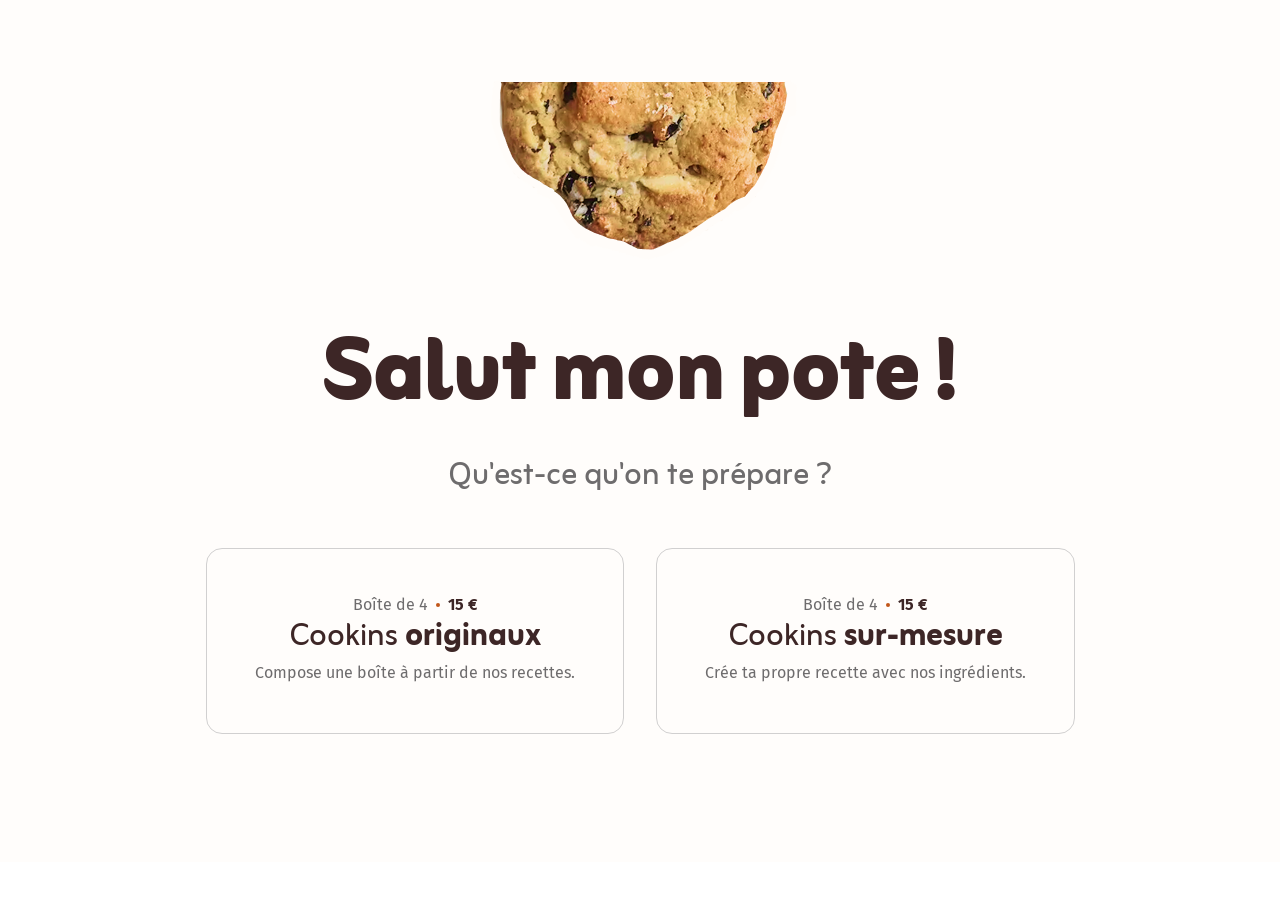
<file: index.html>
<!DOCTYPE html>
<html lang="fr">
<head>
    <meta charset="UTF-8">
    <meta name="viewport" content="width=device-width, initial-scale=1.0">
    <title>les cookins - Cookies sur-mesure en livraison à Lille</title>
    
    <!-- Lien vers les styles -->
    <link rel="stylesheet" href="styles/variables.css">
    <link rel="stylesheet" href="styles/reset.css">
    <link rel="stylesheet" href="styles/global.css">
    <link rel="stylesheet" href="styles/main_components/card.css">
    <link rel="stylesheet" href="styles/main_components/button.css">

    <!-- Lien vers les fontes-->
    <link rel="preconnect" href="https://fonts.googleapis.com">
    <link rel="preconnect" href="https://fonts.gstatic.com" crossorigin>
    <link href="https://fonts.googleapis.com/css2?family=Fira+Sans:ital,wght@0,100;0,200;0,300;0,400;0,500;0,600;0,700;0,800;0,900;1,100;1,200;1,300;1,400;1,500;1,600;1,700;1,800;1,900&family=Zain:ital,wght@0,200;0,300;0,400;0,700;0,800;0,900;1,300;1,400&display=swap" rel="stylesheet">
</head>

<body>

    <header class="header">

    </header>

    <div class="banner">

    </div>



    <main class="body">
        <section class="page-title">
            <div class="page-title__media">
                <img src="media/MediaPlaceholder.png">
            </div>
            <h1 class="page-title__title--hero">Salut mon pote !</h1>
            <p class="page-title__subtitle">Qu'est-ce qu'on te prépare ?</p>
        </section>



        <div class="page-content">

        <section class="cards-gallery">
  
            <a href="commande.html" class="card">    
                <div class="card__info">
                    <span class="card__type">Boîte de 4</span>
                    <span class="separator"></span>
                    <strong class="card__price">15 €</strong>
                </div>
                <h2 class="card__title">Cookins <strong class="font-extrabold"> originaux</strong></h2>
                <p class="card__description">Compose une boîte à partir de nos recettes.</p>
            </a>


    
            <a href="commande.html#custom" class="card">    
                <div class="card__info">
                    <span class="card__type">Boîte de 4</span>
                    <span class="separator"></span>
                    <strong class="card__price">15 €</strong>
                </div>
                <h2 class="card__title">Cookins <strong class="font-extrabold">sur-mesure</strong></h2>
                <p class="card__description">Crée ta propre recette avec nos ingrédients.</p>
            </a>

        </section>

    
        </div>

    </main>

    <footer class="footer">

    </footer>
    

</body>
</file>
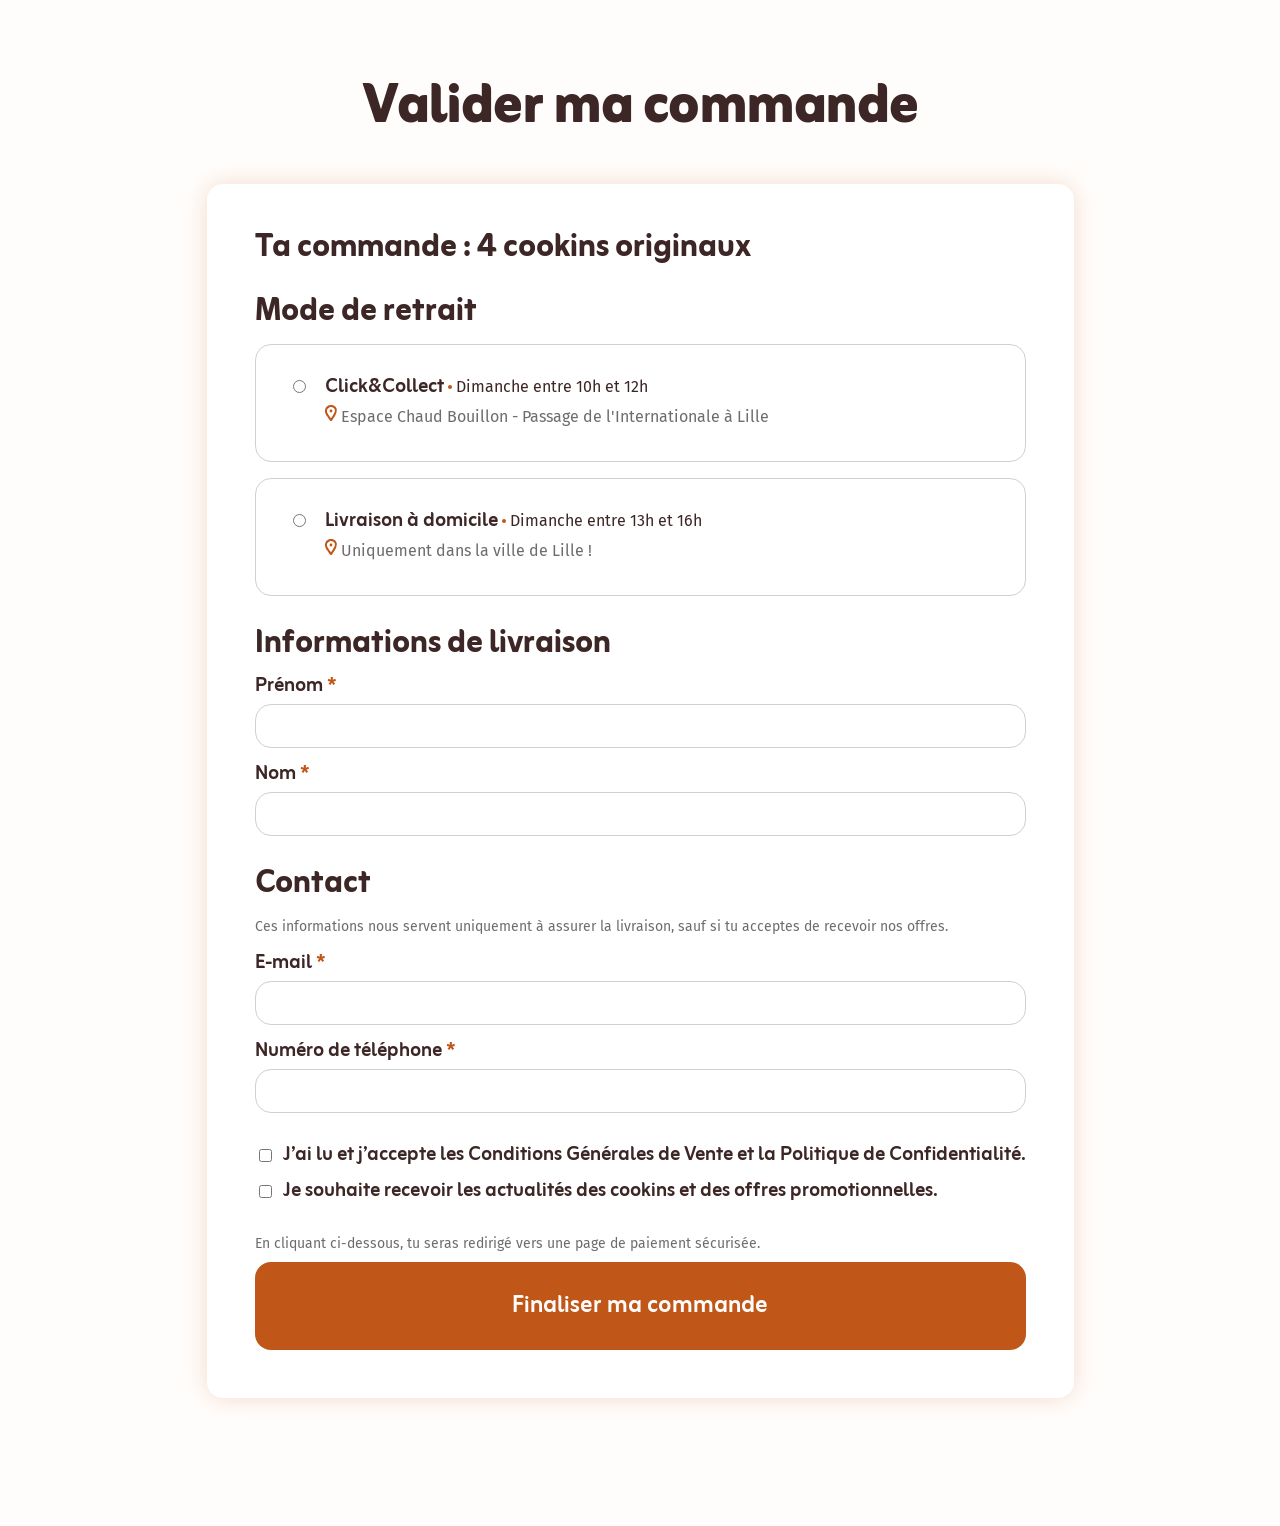
<file: checkout.html>
<!DOCTYPE html>
<html lang="fr">
<head>
 <meta charset="UTF-8">
    <meta name="viewport" content="width=device-width, initial-scale=1.0">
    <title>les cookins - Cookies sur-mesure en livraison à Lille</title>
    
    <!-- Lien vers les styles -->
    <link rel="stylesheet" href="styles/variables.css">
    <link rel="stylesheet" href="styles/reset.css">
    <link rel="stylesheet" href="styles/global.css">
    <link rel="stylesheet" href="styles/main_components/card.css">
    <link rel="stylesheet" href="styles/main_components/button.css">
    <link rel="stylesheet" href="styles/main_components/custom-step.css">
    <link rel="stylesheet" href="styles/checkout.css">

    <!-- Lien vers les fontes-->
    <link rel="preconnect" href="https://fonts.googleapis.com">
    <link rel="preconnect" href="https://fonts.gstatic.com" crossorigin>
    <link href="https://fonts.googleapis.com/css2?family=Fira+Sans:ital,wght@0,100;0,200;0,300;0,400;0,500;0,600;0,700;0,800;0,900;1,100;1,200;1,300;1,400;1,500;1,600;1,700;1,800;1,900&family=Zain:ital,wght@0,200;0,300;0,400;0,700;0,800;0,900;1,300;1,400&display=swap" rel="stylesheet">
</head>

<body>
    <header class="header">

    </header>

    <div class="banner">

    </div>


    <main class="body">


        <section class="page-title">
        
            <h1 class="page-title__title--xl">Valider ma commande </h1>
        
        </section>

        <div class="page-content">
            <form class="checkout-form">
                <div class="order-recap">
                    <h2 id="recap-title" class="title--md">Ta commande : 4 cookins originaux</h2>
                    <div id="recap-og" class="order-recap__wrapper">
                        <div class="order-recap__item">Anissa<span class="order-recap__value">× 1</span></div>
                        <span class="separator"></span>
                        <div class="order-recap__item">Hugo<span class="order-recap__value">× 1</span></div>
                        <span class="separator"></span>
                        <div class="order-recap__item">Sacha<span class="order-recap__value">× 1</span></div>
                        <span class="separator"></span>
                        <div class="order-recap__item">Shannen<span class="order-recap__value">× 1</span></div>
                        <span class="separator"></span>
                        <div class="order-recap__item">Valentin<span class="order-recap__value">× 1</span></div>
                    </div>
                    <div id="recap-custom" class="order-recap__wrapper">
                        <div class="order-recap__item">Base<span class="order-recap__value">Vanille</span></div>
                        <span class="separator"></span>
                        <div class="order-recap__item">Chocolat(s)<span class="order-recap__value">Noir + Au lait</span></div>
                        <span class="separator"></span>
                        <div class="order-recap__item">Noix<span class="order-recap__value">Sans noix</span></div>
                    </div>
                    <!--Lien vers les allergènes-->
                </div>
    

                    <fieldset class="delivery-mode">
                        <legend class="title--md">Mode de retrait</legend>
                        <!--Click&Collect-->
                        <div class="radio-button__wrapper">
                            <input type="radio" id="click-collect" name="delivery-mode" value="click-collect" aria-required="true">
                             <div class="radio-button__text">  
                                <label for="click-collect" class="radio-button__label">
                                    <span class="form__label">Click&Collect</span> <span class="separator"></span> Dimanche entre 10h et 12h
                                </label>
                                <div class="radio-button__description">
                                    <svg xmlns="http://www.w3.org/2000/svg" width="12" height="16" viewBox="0 0 12 16" fill="none">
                                        <path fill-rule="evenodd" clip-rule="evenodd" d="M5.82218 0.00131917C6.30466 -0.00379193 6.76972 0.00112368 7.24235 0.1062C8.86611 0.577332 10.4043 1.38726 11.2559 2.89189L11.4064 3.17157C11.6295 3.56766 11.8667 4.22431 11.7592 5.13806C11.3559 8.56672 11.1374 9.24742 8.29125 13.4662C8.13349 13.7147 7.97662 13.9635 7.82269 14.2144C7.72288 14.3778 7.62248 14.5409 7.52144 14.7035C7.47301 14.7813 7.42595 14.8569 7.37894 14.9324C7.22197 15.1932 7.06831 15.4458 6.86842 15.6761C6.41534 15.9589 6.09144 16.0454 5.55746 15.9786C5.10828 15.7341 4.84092 15.466 4.56115 15.0506C4.51605 14.9811 4.47227 14.9136 4.4285 14.8461C4.27984 14.6236 4.13143 14.4009 3.98445 14.1772C3.82951 13.9414 3.67334 13.7063 3.51677 13.4715C3.41322 13.3163 3.30969 13.161 3.20617 13.0057C2.83463 12.4464 2.45937 11.8909 2.06903 11.3444C0.699123 9.43825 -0.212795 7.49642 0.0430111 5.08995C0.260487 3.69895 0.98696 2.18945 2.11384 1.30755L2.33049 1.15471C3.34875 0.417033 4.24988 0.0324356 5.51285 0.00387964C5.61801 0.00301752 5.72011 0.00215594 5.82218 0.00131917ZM8.38451 2.72999C7.31756 2.08983 6.01205 1.91177 4.79474 2.12532C3.62884 2.59169 2.73742 3.32961 2.22325 4.49513C1.89751 5.44867 1.85491 6.57167 2.2394 7.51609L2.33039 7.7095C2.41657 7.90391 2.50679 8.09319 2.60574 8.28147L2.73376 8.51624C3.20298 9.39332 3.72242 10.209 4.30274 11.0164C4.61357 11.4482 4.91358 11.8839 5.20442 12.3294C5.43055 12.681 5.66214 12.9642 5.96074 13.2559C7.45537 11.179 8.95433 8.813 9.82349 6.39224C9.9996 5.64819 10.0041 4.88636 9.64623 4.20245L9.46503 3.88377C9.17278 3.362 8.8689 3.06993 8.38451 2.72999Z" fill="#C15619"/>
                                        <path d="M6.56597 4.58347C6.9225 4.80824 7.11489 5.00258 7.27187 5.39022C7.34018 5.91607 7.33154 6.36583 7.1143 6.85244C6.77408 7.20139 6.45276 7.39384 5.9554 7.41653C5.47531 7.3803 5.17967 7.25019 4.85164 6.90286C4.62393 6.50166 4.61068 6.1483 4.64995 5.69275C4.81788 5.17131 4.99577 4.88308 5.4567 4.58347C5.84528 4.45395 6.17512 4.48424 6.56597 4.58347Z" fill="#C15619"/>
                                    </svg>
                                    <span>Espace Chaud Bouillon - Passage de l'Internationale à Lille</span>
                                </div>
                            </div>
                        </div>
                        <!--Livraison à domicile-->
                        <div class="radio-button__wrapper">
                            <input type="radio" id="domicile" name="delivery-mode" value="domicile" aria-required="true">
                             <div class="radio-button__text">  
                                <label for="domicile" class="radio-button__label">
                                    <span class="form__label">Livraison à domicile</span> <span class="separator"></span> Dimanche entre 13h et 16h
                                </label>
                                <div class="radio-button__description">
                                    <svg xmlns="http://www.w3.org/2000/svg" width="12" height="16" viewBox="0 0 12 16" fill="none">
                                        <path fill-rule="evenodd" clip-rule="evenodd" d="M5.82218 0.00131917C6.30466 -0.00379193 6.76972 0.00112368 7.24235 0.1062C8.86611 0.577332 10.4043 1.38726 11.2559 2.89189L11.4064 3.17157C11.6295 3.56766 11.8667 4.22431 11.7592 5.13806C11.3559 8.56672 11.1374 9.24742 8.29125 13.4662C8.13349 13.7147 7.97662 13.9635 7.82269 14.2144C7.72288 14.3778 7.62248 14.5409 7.52144 14.7035C7.47301 14.7813 7.42595 14.8569 7.37894 14.9324C7.22197 15.1932 7.06831 15.4458 6.86842 15.6761C6.41534 15.9589 6.09144 16.0454 5.55746 15.9786C5.10828 15.7341 4.84092 15.466 4.56115 15.0506C4.51605 14.9811 4.47227 14.9136 4.4285 14.8461C4.27984 14.6236 4.13143 14.4009 3.98445 14.1772C3.82951 13.9414 3.67334 13.7063 3.51677 13.4715C3.41322 13.3163 3.30969 13.161 3.20617 13.0057C2.83463 12.4464 2.45937 11.8909 2.06903 11.3444C0.699123 9.43825 -0.212795 7.49642 0.0430111 5.08995C0.260487 3.69895 0.98696 2.18945 2.11384 1.30755L2.33049 1.15471C3.34875 0.417033 4.24988 0.0324356 5.51285 0.00387964C5.61801 0.00301752 5.72011 0.00215594 5.82218 0.00131917ZM8.38451 2.72999C7.31756 2.08983 6.01205 1.91177 4.79474 2.12532C3.62884 2.59169 2.73742 3.32961 2.22325 4.49513C1.89751 5.44867 1.85491 6.57167 2.2394 7.51609L2.33039 7.7095C2.41657 7.90391 2.50679 8.09319 2.60574 8.28147L2.73376 8.51624C3.20298 9.39332 3.72242 10.209 4.30274 11.0164C4.61357 11.4482 4.91358 11.8839 5.20442 12.3294C5.43055 12.681 5.66214 12.9642 5.96074 13.2559C7.45537 11.179 8.95433 8.813 9.82349 6.39224C9.9996 5.64819 10.0041 4.88636 9.64623 4.20245L9.46503 3.88377C9.17278 3.362 8.8689 3.06993 8.38451 2.72999Z" fill="#C15619"/>
                                        <path d="M6.56597 4.58347C6.9225 4.80824 7.11489 5.00258 7.27187 5.39022C7.34018 5.91607 7.33154 6.36583 7.1143 6.85244C6.77408 7.20139 6.45276 7.39384 5.9554 7.41653C5.47531 7.3803 5.17967 7.25019 4.85164 6.90286C4.62393 6.50166 4.61068 6.1483 4.64995 5.69275C4.81788 5.17131 4.99577 4.88308 5.4567 4.58347C5.84528 4.45395 6.17512 4.48424 6.56597 4.58347Z" fill="#C15619"/>
                                    </svg>
                                    <span>Uniquement dans la ville de Lille !</span>
                                </div>
                            </div>
                        </div>
                    </fieldset>


                    <div class="form-section">

                        <h2 class="title--md">Informations de livraison</h2>

                        <div class="form-section__inputs identite">

                        <div class="text-input">
                            <label for="prenom" class="form__label">
                                Prénom <span class="form__asterisk">*</span>
                            </label>
                            <div class="form__helper">
                                <div class="form__error-text">
                                <svg xmlns="http://www.w3.org/2000/svg" width="18" height="18" viewBox="0 0 18 18" fill="none">
                                    <path d="M14.2564 1.78804C14.6478 2.10984 15.0157 2.44833 15.3756 2.80563C15.4457 2.875 15.5158 2.94438 15.5881 3.01586C17.4209 4.9764 18.0629 7.65636 17.9952 10.2768C17.8835 12.4817 16.7593 14.632 15.1657 16.119C13.0888 17.8479 10.4796 18.1281 7.87695 17.9563C5.57118 17.6945 3.57862 16.8441 2.05712 15.0166C0.375185 12.7233 -0.25967 10.4339 0.0950236 7.58527C0.167943 7.25992 0.260563 6.96139 0.378321 6.64984C0.424632 6.52304 0.470943 6.39624 0.518658 6.26559C1.07936 4.84256 1.89283 3.66847 2.95248 2.5795C3.02793 2.50181 3.10339 2.42413 3.18113 2.34409C6.27714 -0.631029 10.8538 -0.726974 14.2564 1.78804ZM6.53392 2.80563C6.42788 2.85664 6.32184 2.90765 6.21258 2.96021C4.40593 3.91431 3.08262 5.63384 2.39288 7.55436C1.9582 9.58046 2.45958 11.4745 3.51208 13.2076C4.51459 14.6211 5.9441 15.2913 7.59357 15.6482C9.54212 15.9705 11.7218 15.7544 13.361 14.5644C14.5714 13.6225 15.3386 12.4273 15.6834 10.918C15.8007 9.13972 15.6863 7.44385 14.816 5.85838C14.7609 5.75519 14.7058 5.652 14.649 5.54569C13.6759 3.86191 12.1668 2.92171 10.3296 2.43198C9.04355 2.20119 7.71355 2.19043 6.53392 2.80563Z" fill="#BD3636"/>
                                    <path d="M9.28984 4.64361C9.91424 5.00066 9.91424 5.00066 10.0733 5.322C10.1746 6.24232 10.1995 7.17374 10.2132 8.09916C10.2168 8.22618 10.2168 8.22618 10.2204 8.35576C10.2237 8.89787 10.1427 9.26043 9.84944 9.73153C9.54302 9.98253 9.3442 10.0627 8.95408 10.1202C8.53728 10.0588 8.35771 9.91189 8.05872 9.61847C7.78631 9.06806 7.87101 8.25898 7.84652 7.64717C7.83882 7.45513 7.83034 7.26311 7.82106 7.07114C7.80854 6.79667 7.80015 6.52238 7.79291 6.24772C7.78865 6.1634 7.78438 6.07909 7.77999 5.99222C7.77302 5.53596 7.81442 5.34743 8.10332 4.98855C8.52674 4.65135 8.74948 4.59112 9.28984 4.64361Z" fill="#BD3636"/>
                                    <path d="M9.28794 11.0413C9.63095 11.2278 9.88199 11.3868 10.1134 11.7055C10.2115 12.0425 10.2319 12.2735 10.1833 12.6242C9.979 12.9549 9.75033 13.2386 9.39986 13.4156C8.74358 13.4921 8.74358 13.4921 8.41969 13.2973C7.98618 12.9376 7.84583 12.7561 7.79102 12.1931C7.79395 11.785 7.82637 11.7279 8.0988 11.3875C8.52394 11.0501 8.746 10.9886 9.28794 11.0413Z" fill="#BD3636"/>
                                </svg>
                                <span>Ce champ est obligatoire</span>
                                </div>
                            </div>
                            <div class="text-input__wrapper">
                                <input type="text" name="prenom" id="prenom" required aria-required="true" />
                            </div>
                        </div>

                        <div class="text-input">
                            <label for="nom" class="form__label">
                                Nom <span class="form__asterisk">*</span>
                            </label>
                            <div class="form__helper">
                                <div class="form__error-text">
                                <svg xmlns="http://www.w3.org/2000/svg" width="18" height="18" viewBox="0 0 18 18" fill="none">
                                    <path d="M14.2564 1.78804C14.6478 2.10984 15.0157 2.44833 15.3756 2.80563C15.4457 2.875 15.5158 2.94438 15.5881 3.01586C17.4209 4.9764 18.0629 7.65636 17.9952 10.2768C17.8835 12.4817 16.7593 14.632 15.1657 16.119C13.0888 17.8479 10.4796 18.1281 7.87695 17.9563C5.57118 17.6945 3.57862 16.8441 2.05712 15.0166C0.375185 12.7233 -0.25967 10.4339 0.0950236 7.58527C0.167943 7.25992 0.260563 6.96139 0.378321 6.64984C0.424632 6.52304 0.470943 6.39624 0.518658 6.26559C1.07936 4.84256 1.89283 3.66847 2.95248 2.5795C3.02793 2.50181 3.10339 2.42413 3.18113 2.34409C6.27714 -0.631029 10.8538 -0.726974 14.2564 1.78804ZM6.53392 2.80563C6.42788 2.85664 6.32184 2.90765 6.21258 2.96021C4.40593 3.91431 3.08262 5.63384 2.39288 7.55436C1.9582 9.58046 2.45958 11.4745 3.51208 13.2076C4.51459 14.6211 5.9441 15.2913 7.59357 15.6482C9.54212 15.9705 11.7218 15.7544 13.361 14.5644C14.5714 13.6225 15.3386 12.4273 15.6834 10.918C15.8007 9.13972 15.6863 7.44385 14.816 5.85838C14.7609 5.75519 14.7058 5.652 14.649 5.54569C13.6759 3.86191 12.1668 2.92171 10.3296 2.43198C9.04355 2.20119 7.71355 2.19043 6.53392 2.80563Z" fill="#BD3636"/>
                                    <path d="M9.28984 4.64361C9.91424 5.00066 9.91424 5.00066 10.0733 5.322C10.1746 6.24232 10.1995 7.17374 10.2132 8.09916C10.2168 8.22618 10.2168 8.22618 10.2204 8.35576C10.2237 8.89787 10.1427 9.26043 9.84944 9.73153C9.54302 9.98253 9.3442 10.0627 8.95408 10.1202C8.53728 10.0588 8.35771 9.91189 8.05872 9.61847C7.78631 9.06806 7.87101 8.25898 7.84652 7.64717C7.83882 7.45513 7.83034 7.26311 7.82106 7.07114C7.80854 6.79667 7.80015 6.52238 7.79291 6.24772C7.78865 6.1634 7.78438 6.07909 7.77999 5.99222C7.77302 5.53596 7.81442 5.34743 8.10332 4.98855C8.52674 4.65135 8.74948 4.59112 9.28984 4.64361Z" fill="#BD3636"/>
                                    <path d="M9.28794 11.0413C9.63095 11.2278 9.88199 11.3868 10.1134 11.7055C10.2115 12.0425 10.2319 12.2735 10.1833 12.6242C9.979 12.9549 9.75033 13.2386 9.39986 13.4156C8.74358 13.4921 8.74358 13.4921 8.41969 13.2973C7.98618 12.9376 7.84583 12.7561 7.79102 12.1931C7.79395 11.785 7.82637 11.7279 8.0988 11.3875C8.52394 11.0501 8.746 10.9886 9.28794 11.0413Z" fill="#BD3636"/>
                                </svg>
                                <span>Ce champ est obligatoire</span>
                                </div>
                            </div>
                            <div class="text-input__wrapper">
                                <input type="text" name="nom" id="nom" required aria-required="true" />
                            </div>
                        </div>
                        </div>


                        <div id="delivery-fields" class="delivery-fields">

                            <div class="text-input">
                                <label for="adresse" class="form__label">
                                    Adresse <span class="form__asterisk">*</span>
                                </label>
                                <div class="form__helper">
                                   <!-- <div class="form__helper-text">Attention, si ton adresse n'est pas à Lille, nous serons contraints d'annuler la commande :/</div>-->
                                    <div class="form__error-text">
                                    <svg xmlns="http://www.w3.org/2000/svg" width="18" height="18" viewBox="0 0 18 18" fill="none">
                                        <path d="M14.2564 1.78804C14.6478 2.10984 15.0157 2.44833 15.3756 2.80563C15.4457 2.875 15.5158 2.94438 15.5881 3.01586C17.4209 4.9764 18.0629 7.65636 17.9952 10.2768C17.8835 12.4817 16.7593 14.632 15.1657 16.119C13.0888 17.8479 10.4796 18.1281 7.87695 17.9563C5.57118 17.6945 3.57862 16.8441 2.05712 15.0166C0.375185 12.7233 -0.25967 10.4339 0.0950236 7.58527C0.167943 7.25992 0.260563 6.96139 0.378321 6.64984C0.424632 6.52304 0.470943 6.39624 0.518658 6.26559C1.07936 4.84256 1.89283 3.66847 2.95248 2.5795C3.02793 2.50181 3.10339 2.42413 3.18113 2.34409C6.27714 -0.631029 10.8538 -0.726974 14.2564 1.78804ZM6.53392 2.80563C6.42788 2.85664 6.32184 2.90765 6.21258 2.96021C4.40593 3.91431 3.08262 5.63384 2.39288 7.55436C1.9582 9.58046 2.45958 11.4745 3.51208 13.2076C4.51459 14.6211 5.9441 15.2913 7.59357 15.6482C9.54212 15.9705 11.7218 15.7544 13.361 14.5644C14.5714 13.6225 15.3386 12.4273 15.6834 10.918C15.8007 9.13972 15.6863 7.44385 14.816 5.85838C14.7609 5.75519 14.7058 5.652 14.649 5.54569C13.6759 3.86191 12.1668 2.92171 10.3296 2.43198C9.04355 2.20119 7.71355 2.19043 6.53392 2.80563Z" fill="#BD3636"/>
                                        <path d="M9.28984 4.64361C9.91424 5.00066 9.91424 5.00066 10.0733 5.322C10.1746 6.24232 10.1995 7.17374 10.2132 8.09916C10.2168 8.22618 10.2168 8.22618 10.2204 8.35576C10.2237 8.89787 10.1427 9.26043 9.84944 9.73153C9.54302 9.98253 9.3442 10.0627 8.95408 10.1202C8.53728 10.0588 8.35771 9.91189 8.05872 9.61847C7.78631 9.06806 7.87101 8.25898 7.84652 7.64717C7.83882 7.45513 7.83034 7.26311 7.82106 7.07114C7.80854 6.79667 7.80015 6.52238 7.79291 6.24772C7.78865 6.1634 7.78438 6.07909 7.77999 5.99222C7.77302 5.53596 7.81442 5.34743 8.10332 4.98855C8.52674 4.65135 8.74948 4.59112 9.28984 4.64361Z" fill="#BD3636"/>
                                        <path d="M9.28794 11.0413C9.63095 11.2278 9.88199 11.3868 10.1134 11.7055C10.2115 12.0425 10.2319 12.2735 10.1833 12.6242C9.979 12.9549 9.75033 13.2386 9.39986 13.4156C8.74358 13.4921 8.74358 13.4921 8.41969 13.2973C7.98618 12.9376 7.84583 12.7561 7.79102 12.1931C7.79395 11.785 7.82637 11.7279 8.0988 11.3875C8.52394 11.0501 8.746 10.9886 9.28794 11.0413Z" fill="#BD3636"/>
                                    </svg>
                                    <span>Ce champ est obligatoire</span>
                                    </div>
                                </div>
                                <div class="text-input__wrapper">
                                    <input type="text" name="adresse" id="adresse" required aria-required="true" />
                                </div>
                            </div>

                            <div class="text-input">
                                <label for="complement-adresse" class="form__label">
                                Complément d'adresse 
                                </label>
                                <div class="form__helper">
                                   <!-- <div class="form__helper-text">Attention, si ton adresse n'est pas à Lille, nous serons contraints d'annuler la commande :/</div>-->
                                    <div class="form__error-text">
                                    <svg xmlns="http://www.w3.org/2000/svg" width="18" height="18" viewBox="0 0 18 18" fill="none">
                                        <path d="M14.2564 1.78804C14.6478 2.10984 15.0157 2.44833 15.3756 2.80563C15.4457 2.875 15.5158 2.94438 15.5881 3.01586C17.4209 4.9764 18.0629 7.65636 17.9952 10.2768C17.8835 12.4817 16.7593 14.632 15.1657 16.119C13.0888 17.8479 10.4796 18.1281 7.87695 17.9563C5.57118 17.6945 3.57862 16.8441 2.05712 15.0166C0.375185 12.7233 -0.25967 10.4339 0.0950236 7.58527C0.167943 7.25992 0.260563 6.96139 0.378321 6.64984C0.424632 6.52304 0.470943 6.39624 0.518658 6.26559C1.07936 4.84256 1.89283 3.66847 2.95248 2.5795C3.02793 2.50181 3.10339 2.42413 3.18113 2.34409C6.27714 -0.631029 10.8538 -0.726974 14.2564 1.78804ZM6.53392 2.80563C6.42788 2.85664 6.32184 2.90765 6.21258 2.96021C4.40593 3.91431 3.08262 5.63384 2.39288 7.55436C1.9582 9.58046 2.45958 11.4745 3.51208 13.2076C4.51459 14.6211 5.9441 15.2913 7.59357 15.6482C9.54212 15.9705 11.7218 15.7544 13.361 14.5644C14.5714 13.6225 15.3386 12.4273 15.6834 10.918C15.8007 9.13972 15.6863 7.44385 14.816 5.85838C14.7609 5.75519 14.7058 5.652 14.649 5.54569C13.6759 3.86191 12.1668 2.92171 10.3296 2.43198C9.04355 2.20119 7.71355 2.19043 6.53392 2.80563Z" fill="#BD3636"/>
                                        <path d="M9.28984 4.64361C9.91424 5.00066 9.91424 5.00066 10.0733 5.322C10.1746 6.24232 10.1995 7.17374 10.2132 8.09916C10.2168 8.22618 10.2168 8.22618 10.2204 8.35576C10.2237 8.89787 10.1427 9.26043 9.84944 9.73153C9.54302 9.98253 9.3442 10.0627 8.95408 10.1202C8.53728 10.0588 8.35771 9.91189 8.05872 9.61847C7.78631 9.06806 7.87101 8.25898 7.84652 7.64717C7.83882 7.45513 7.83034 7.26311 7.82106 7.07114C7.80854 6.79667 7.80015 6.52238 7.79291 6.24772C7.78865 6.1634 7.78438 6.07909 7.77999 5.99222C7.77302 5.53596 7.81442 5.34743 8.10332 4.98855C8.52674 4.65135 8.74948 4.59112 9.28984 4.64361Z" fill="#BD3636"/>
                                        <path d="M9.28794 11.0413C9.63095 11.2278 9.88199 11.3868 10.1134 11.7055C10.2115 12.0425 10.2319 12.2735 10.1833 12.6242C9.979 12.9549 9.75033 13.2386 9.39986 13.4156C8.74358 13.4921 8.74358 13.4921 8.41969 13.2973C7.98618 12.9376 7.84583 12.7561 7.79102 12.1931C7.79395 11.785 7.82637 11.7279 8.0988 11.3875C8.52394 11.0501 8.746 10.9886 9.28794 11.0413Z" fill="#BD3636"/>
                                    </svg>
                                    <span>Ce champ est obligatoire</span>
                                    </div>
                                </div>
                                <div class="text-input__wrapper">
                                    <input type="text" name="complement-adresse" id="complement-adresse" />
                                </div>
                            </div>

                            <div class="text-input">
                                <label for="code-postal" class="form__label">
                                    Code postal <span class="form__asterisk">*</span>
                                </label>
                                <div class="form__helper">
                                   <!-- <div class="form__helper-text">Attention, si ton adresse n'est pas à Lille, nous serons contraints d'annuler la commande :/</div>-->
                                    <div class="form__error-text">
                                    <svg xmlns="http://www.w3.org/2000/svg" width="18" height="18" viewBox="0 0 18 18" fill="none">
                                        <path d="M14.2564 1.78804C14.6478 2.10984 15.0157 2.44833 15.3756 2.80563C15.4457 2.875 15.5158 2.94438 15.5881 3.01586C17.4209 4.9764 18.0629 7.65636 17.9952 10.2768C17.8835 12.4817 16.7593 14.632 15.1657 16.119C13.0888 17.8479 10.4796 18.1281 7.87695 17.9563C5.57118 17.6945 3.57862 16.8441 2.05712 15.0166C0.375185 12.7233 -0.25967 10.4339 0.0950236 7.58527C0.167943 7.25992 0.260563 6.96139 0.378321 6.64984C0.424632 6.52304 0.470943 6.39624 0.518658 6.26559C1.07936 4.84256 1.89283 3.66847 2.95248 2.5795C3.02793 2.50181 3.10339 2.42413 3.18113 2.34409C6.27714 -0.631029 10.8538 -0.726974 14.2564 1.78804ZM6.53392 2.80563C6.42788 2.85664 6.32184 2.90765 6.21258 2.96021C4.40593 3.91431 3.08262 5.63384 2.39288 7.55436C1.9582 9.58046 2.45958 11.4745 3.51208 13.2076C4.51459 14.6211 5.9441 15.2913 7.59357 15.6482C9.54212 15.9705 11.7218 15.7544 13.361 14.5644C14.5714 13.6225 15.3386 12.4273 15.6834 10.918C15.8007 9.13972 15.6863 7.44385 14.816 5.85838C14.7609 5.75519 14.7058 5.652 14.649 5.54569C13.6759 3.86191 12.1668 2.92171 10.3296 2.43198C9.04355 2.20119 7.71355 2.19043 6.53392 2.80563Z" fill="#BD3636"/>
                                        <path d="M9.28984 4.64361C9.91424 5.00066 9.91424 5.00066 10.0733 5.322C10.1746 6.24232 10.1995 7.17374 10.2132 8.09916C10.2168 8.22618 10.2168 8.22618 10.2204 8.35576C10.2237 8.89787 10.1427 9.26043 9.84944 9.73153C9.54302 9.98253 9.3442 10.0627 8.95408 10.1202C8.53728 10.0588 8.35771 9.91189 8.05872 9.61847C7.78631 9.06806 7.87101 8.25898 7.84652 7.64717C7.83882 7.45513 7.83034 7.26311 7.82106 7.07114C7.80854 6.79667 7.80015 6.52238 7.79291 6.24772C7.78865 6.1634 7.78438 6.07909 7.77999 5.99222C7.77302 5.53596 7.81442 5.34743 8.10332 4.98855C8.52674 4.65135 8.74948 4.59112 9.28984 4.64361Z" fill="#BD3636"/>
                                        <path d="M9.28794 11.0413C9.63095 11.2278 9.88199 11.3868 10.1134 11.7055C10.2115 12.0425 10.2319 12.2735 10.1833 12.6242C9.979 12.9549 9.75033 13.2386 9.39986 13.4156C8.74358 13.4921 8.74358 13.4921 8.41969 13.2973C7.98618 12.9376 7.84583 12.7561 7.79102 12.1931C7.79395 11.785 7.82637 11.7279 8.0988 11.3875C8.52394 11.0501 8.746 10.9886 9.28794 11.0413Z" fill="#BD3636"/>
                                    </svg>
                                    <span>Ce champ est obligatoire</span>
                                    </div>
                                </div>
                            <div class="text-input__wrapper">
                                <input type="text" name="code-postal" id="code-postal" required aria-required="true" />
                            </div>
                            </div>

                            <div class="text-input">
                                <label for="ville" class="form__label">
                                    Ville <span class="form__asterisk">*</span>
                                </label>
                                <div class="form__helper">
                                   <!-- <div class="form__helper-text">Attention, si ton adresse n'est pas à Lille, nous serons contraints d'annuler la commande :/</div>-->
                                    <div class="form__error-text">
                                    <svg xmlns="http://www.w3.org/2000/svg" width="18" height="18" viewBox="0 0 18 18" fill="none">
                                        <path d="M14.2564 1.78804C14.6478 2.10984 15.0157 2.44833 15.3756 2.80563C15.4457 2.875 15.5158 2.94438 15.5881 3.01586C17.4209 4.9764 18.0629 7.65636 17.9952 10.2768C17.8835 12.4817 16.7593 14.632 15.1657 16.119C13.0888 17.8479 10.4796 18.1281 7.87695 17.9563C5.57118 17.6945 3.57862 16.8441 2.05712 15.0166C0.375185 12.7233 -0.25967 10.4339 0.0950236 7.58527C0.167943 7.25992 0.260563 6.96139 0.378321 6.64984C0.424632 6.52304 0.470943 6.39624 0.518658 6.26559C1.07936 4.84256 1.89283 3.66847 2.95248 2.5795C3.02793 2.50181 3.10339 2.42413 3.18113 2.34409C6.27714 -0.631029 10.8538 -0.726974 14.2564 1.78804ZM6.53392 2.80563C6.42788 2.85664 6.32184 2.90765 6.21258 2.96021C4.40593 3.91431 3.08262 5.63384 2.39288 7.55436C1.9582 9.58046 2.45958 11.4745 3.51208 13.2076C4.51459 14.6211 5.9441 15.2913 7.59357 15.6482C9.54212 15.9705 11.7218 15.7544 13.361 14.5644C14.5714 13.6225 15.3386 12.4273 15.6834 10.918C15.8007 9.13972 15.6863 7.44385 14.816 5.85838C14.7609 5.75519 14.7058 5.652 14.649 5.54569C13.6759 3.86191 12.1668 2.92171 10.3296 2.43198C9.04355 2.20119 7.71355 2.19043 6.53392 2.80563Z" fill="#BD3636"/>
                                        <path d="M9.28984 4.64361C9.91424 5.00066 9.91424 5.00066 10.0733 5.322C10.1746 6.24232 10.1995 7.17374 10.2132 8.09916C10.2168 8.22618 10.2168 8.22618 10.2204 8.35576C10.2237 8.89787 10.1427 9.26043 9.84944 9.73153C9.54302 9.98253 9.3442 10.0627 8.95408 10.1202C8.53728 10.0588 8.35771 9.91189 8.05872 9.61847C7.78631 9.06806 7.87101 8.25898 7.84652 7.64717C7.83882 7.45513 7.83034 7.26311 7.82106 7.07114C7.80854 6.79667 7.80015 6.52238 7.79291 6.24772C7.78865 6.1634 7.78438 6.07909 7.77999 5.99222C7.77302 5.53596 7.81442 5.34743 8.10332 4.98855C8.52674 4.65135 8.74948 4.59112 9.28984 4.64361Z" fill="#BD3636"/>
                                        <path d="M9.28794 11.0413C9.63095 11.2278 9.88199 11.3868 10.1134 11.7055C10.2115 12.0425 10.2319 12.2735 10.1833 12.6242C9.979 12.9549 9.75033 13.2386 9.39986 13.4156C8.74358 13.4921 8.74358 13.4921 8.41969 13.2973C7.98618 12.9376 7.84583 12.7561 7.79102 12.1931C7.79395 11.785 7.82637 11.7279 8.0988 11.3875C8.52394 11.0501 8.746 10.9886 9.28794 11.0413Z" fill="#BD3636"/>
                                    </svg>
                                    <span>Ce champ est obligatoire</span>
                                    </div>
                                </div>
                                <div class="text-input__wrapper">
                                    <input type="text" name="ville" id="ville" required aria-required="true" />
                                </div>
                            </div>
                        </div>
                    </div>


                    <div class="form-section">
                        <h2 class="title--md">Contact</h2>
                        <p class="form__helper">Ces informations nous servent uniquement à assurer la livraison, sauf si tu acceptes de recevoir nos offres.</p>
    
                        <div class="text-input">
                            <label for="email" class="form__label">
                                E-mail <span class="form__asterisk">*</span>
                            </label>
                            <div class="form__helper">
                                <div class="form__error-text">
                                <svg xmlns="http://www.w3.org/2000/svg" width="18" height="18" viewBox="0 0 18 18" fill="none">
                                    <path d="M14.2564 1.78804C14.6478 2.10984 15.0157 2.44833 15.3756 2.80563C15.4457 2.875 15.5158 2.94438 15.5881 3.01586C17.4209 4.9764 18.0629 7.65636 17.9952 10.2768C17.8835 12.4817 16.7593 14.632 15.1657 16.119C13.0888 17.8479 10.4796 18.1281 7.87695 17.9563C5.57118 17.6945 3.57862 16.8441 2.05712 15.0166C0.375185 12.7233 -0.25967 10.4339 0.0950236 7.58527C0.167943 7.25992 0.260563 6.96139 0.378321 6.64984C0.424632 6.52304 0.470943 6.39624 0.518658 6.26559C1.07936 4.84256 1.89283 3.66847 2.95248 2.5795C3.02793 2.50181 3.10339 2.42413 3.18113 2.34409C6.27714 -0.631029 10.8538 -0.726974 14.2564 1.78804ZM6.53392 2.80563C6.42788 2.85664 6.32184 2.90765 6.21258 2.96021C4.40593 3.91431 3.08262 5.63384 2.39288 7.55436C1.9582 9.58046 2.45958 11.4745 3.51208 13.2076C4.51459 14.6211 5.9441 15.2913 7.59357 15.6482C9.54212 15.9705 11.7218 15.7544 13.361 14.5644C14.5714 13.6225 15.3386 12.4273 15.6834 10.918C15.8007 9.13972 15.6863 7.44385 14.816 5.85838C14.7609 5.75519 14.7058 5.652 14.649 5.54569C13.6759 3.86191 12.1668 2.92171 10.3296 2.43198C9.04355 2.20119 7.71355 2.19043 6.53392 2.80563Z" fill="#BD3636"/>
                                    <path d="M9.28984 4.64361C9.91424 5.00066 9.91424 5.00066 10.0733 5.322C10.1746 6.24232 10.1995 7.17374 10.2132 8.09916C10.2168 8.22618 10.2168 8.22618 10.2204 8.35576C10.2237 8.89787 10.1427 9.26043 9.84944 9.73153C9.54302 9.98253 9.3442 10.0627 8.95408 10.1202C8.53728 10.0588 8.35771 9.91189 8.05872 9.61847C7.78631 9.06806 7.87101 8.25898 7.84652 7.64717C7.83882 7.45513 7.83034 7.26311 7.82106 7.07114C7.80854 6.79667 7.80015 6.52238 7.79291 6.24772C7.78865 6.1634 7.78438 6.07909 7.77999 5.99222C7.77302 5.53596 7.81442 5.34743 8.10332 4.98855C8.52674 4.65135 8.74948 4.59112 9.28984 4.64361Z" fill="#BD3636"/>
                                    <path d="M9.28794 11.0413C9.63095 11.2278 9.88199 11.3868 10.1134 11.7055C10.2115 12.0425 10.2319 12.2735 10.1833 12.6242C9.979 12.9549 9.75033 13.2386 9.39986 13.4156C8.74358 13.4921 8.74358 13.4921 8.41969 13.2973C7.98618 12.9376 7.84583 12.7561 7.79102 12.1931C7.79395 11.785 7.82637 11.7279 8.0988 11.3875C8.52394 11.0501 8.746 10.9886 9.28794 11.0413Z" fill="#BD3636"/>
                                </svg>
                                <span>Ce champ est obligatoire</span>
                                </div>
                            </div>
                            <div class="text-input__wrapper">
                                <input type="email" name="email" id="email" required aria-required="true" />
                            </div>
                        </div>
                        <div class="text-input">
                            <label for="telephone" class="form__label">
                                Numéro de téléphone <span class="form__asterisk">*</span>
                            </label>
                            <div class="form__helper">
                                <div class="form__error-text">
                                <svg xmlns="http://www.w3.org/2000/svg" width="18" height="18" viewBox="0 0 18 18" fill="none">
                                    <path d="M14.2564 1.78804C14.6478 2.10984 15.0157 2.44833 15.3756 2.80563C15.4457 2.875 15.5158 2.94438 15.5881 3.01586C17.4209 4.9764 18.0629 7.65636 17.9952 10.2768C17.8835 12.4817 16.7593 14.632 15.1657 16.119C13.0888 17.8479 10.4796 18.1281 7.87695 17.9563C5.57118 17.6945 3.57862 16.8441 2.05712 15.0166C0.375185 12.7233 -0.25967 10.4339 0.0950236 7.58527C0.167943 7.25992 0.260563 6.96139 0.378321 6.64984C0.424632 6.52304 0.470943 6.39624 0.518658 6.26559C1.07936 4.84256 1.89283 3.66847 2.95248 2.5795C3.02793 2.50181 3.10339 2.42413 3.18113 2.34409C6.27714 -0.631029 10.8538 -0.726974 14.2564 1.78804ZM6.53392 2.80563C6.42788 2.85664 6.32184 2.90765 6.21258 2.96021C4.40593 3.91431 3.08262 5.63384 2.39288 7.55436C1.9582 9.58046 2.45958 11.4745 3.51208 13.2076C4.51459 14.6211 5.9441 15.2913 7.59357 15.6482C9.54212 15.9705 11.7218 15.7544 13.361 14.5644C14.5714 13.6225 15.3386 12.4273 15.6834 10.918C15.8007 9.13972 15.6863 7.44385 14.816 5.85838C14.7609 5.75519 14.7058 5.652 14.649 5.54569C13.6759 3.86191 12.1668 2.92171 10.3296 2.43198C9.04355 2.20119 7.71355 2.19043 6.53392 2.80563Z" fill="#BD3636"/>
                                    <path d="M9.28984 4.64361C9.91424 5.00066 9.91424 5.00066 10.0733 5.322C10.1746 6.24232 10.1995 7.17374 10.2132 8.09916C10.2168 8.22618 10.2168 8.22618 10.2204 8.35576C10.2237 8.89787 10.1427 9.26043 9.84944 9.73153C9.54302 9.98253 9.3442 10.0627 8.95408 10.1202C8.53728 10.0588 8.35771 9.91189 8.05872 9.61847C7.78631 9.06806 7.87101 8.25898 7.84652 7.64717C7.83882 7.45513 7.83034 7.26311 7.82106 7.07114C7.80854 6.79667 7.80015 6.52238 7.79291 6.24772C7.78865 6.1634 7.78438 6.07909 7.77999 5.99222C7.77302 5.53596 7.81442 5.34743 8.10332 4.98855C8.52674 4.65135 8.74948 4.59112 9.28984 4.64361Z" fill="#BD3636"/>
                                    <path d="M9.28794 11.0413C9.63095 11.2278 9.88199 11.3868 10.1134 11.7055C10.2115 12.0425 10.2319 12.2735 10.1833 12.6242C9.979 12.9549 9.75033 13.2386 9.39986 13.4156C8.74358 13.4921 8.74358 13.4921 8.41969 13.2973C7.98618 12.9376 7.84583 12.7561 7.79102 12.1931C7.79395 11.785 7.82637 11.7279 8.0988 11.3875C8.52394 11.0501 8.746 10.9886 9.28794 11.0413Z" fill="#BD3636"/>
                                </svg>
                                <span>Ce champ est obligatoire</span>
                                </div>
                            </div>
                            <div class="text-input__wrapper">
                                <input type="tel" name="telephone" id="telephone" required aria-required="true" />
                            </div>
                        </div>
                    </div>

                    <div class="form-section">
                        <div class="checkbox__wrapper">
                            <input type="checkbox" id="cgv" name="cgv" value="false" required aria-required="true">
                            <label for="cgv" class="form__label">
                                J’ai lu et j’accepte les Conditions Générales de Vente et la Politique de Confidentialité.
                            </label>
                        </div>
                        <div class="checkbox__wrapper">
                            <input type="checkbox" id="newsletter" name="newsletter" value="false">
                            <label for="newsletter" class="form__label">
                                Je souhaite recevoir les actualités des cookins et des offres promotionnelles.
                            </label>
                        </div>
                    </div>

                    <div class="form__footer">
                        <div class="alert alert--error">
                        <svg xmlns="http://www.w3.org/2000/svg" width="32" height="32" viewBox="0 0 32 32" fill="none">
                            <path d="M25.3447 3.17874C26.0406 3.75083 26.6946 4.35259 27.3344 4.98778C27.459 5.11112 27.5837 5.23445 27.7121 5.36153C30.9705 8.84694 32.1118 13.6113 31.9915 18.2698C31.7929 22.1898 29.7943 26.0125 26.9613 28.6561C23.269 31.7296 18.6305 32.2278 14.0035 31.9224C9.90432 31.4568 6.36198 29.9451 3.6571 26.6963C0.666995 22.6193 -0.461635 18.5492 0.168931 13.4849C0.298566 12.9065 0.463222 12.3758 0.67257 11.8219C0.754902 11.5965 0.837233 11.3711 0.922059 11.1388C1.91886 8.609 3.36504 6.52173 5.24885 4.58578C5.38299 4.44767 5.51713 4.30957 5.65534 4.16728C11.1594 -1.12183 19.2957 -1.2924 25.3447 3.17874ZM11.6158 4.98778C11.4273 5.07847 11.2388 5.16916 11.0446 5.26259C7.83277 6.95878 5.48022 10.0157 4.25401 13.43C3.48124 17.0319 4.37258 20.399 6.24369 23.4802C8.02594 25.9931 10.5673 27.1846 13.4997 27.819C16.9638 28.3919 20.8387 28.0078 23.7529 25.8922C25.9047 24.2178 27.2686 22.093 27.8815 19.4099C28.0902 16.2484 27.8867 13.2335 26.3395 10.4149C26.2416 10.2315 26.1436 10.048 26.0426 9.859C24.3128 6.86562 21.6299 5.19415 18.3637 4.32353C16.0774 3.91323 13.713 3.89411 11.6158 4.98778Z" fill="#BD3636"/>
                            <path d="M16.5155 8.25546C17.6255 8.89021 17.6255 8.89021 17.9083 9.46148C18.0885 11.0976 18.1326 12.7535 18.157 14.3987C18.1634 14.6245 18.1634 14.6245 18.1699 14.8548C18.1758 15.8186 18.0318 16.4631 17.5103 17.3007C16.9656 17.7469 16.6121 17.8894 15.9186 17.9916C15.1776 17.8824 14.8584 17.6213 14.3268 17.0997C13.8425 16.1212 13.9931 14.6828 13.9496 13.5951C13.9359 13.2537 13.9208 12.9124 13.9043 12.5711C13.8821 12.0831 13.8671 11.5955 13.8543 11.1072C13.8467 10.9573 13.8391 10.8074 13.8313 10.653C13.8189 9.84185 13.8925 9.50668 14.4061 8.86868C15.1589 8.26922 15.5548 8.16214 16.5155 8.25546Z" fill="#BD3636"/>
                            <path d="M16.5118 19.629C17.1216 19.9607 17.5679 20.2433 17.9792 20.8099C18.1536 21.4089 18.1899 21.8196 18.1035 22.4431C17.7403 23.031 17.3338 23.5354 16.7108 23.8501C15.544 23.9861 15.544 23.9861 14.9682 23.6397C14.1975 23.0003 13.948 22.6775 13.8506 21.6767C13.8558 20.9512 13.9134 20.8497 14.3977 20.2446C15.1536 19.6446 15.5483 19.5354 16.5118 19.629Z" fill="#BD3636"/>
                        </svg>
                        <p class="alert__title">
                            Erreur de saisie
                        </p>
                        <p class="alert__description">Certains champs sont manquants ou incorrects.</p>
                    </div>
                        <p class="form__helper">En cliquant ci-dessous, tu seras redirigé vers une page de paiement sécurisée.</p>
                        <button type="submit" class="button button--large button--primary">
                            Finaliser ma commande
                        </button>
                    </div>
            </form>
         </div>

<script src="scripts/checkout.js"></script>

</body>
</html>
</file>
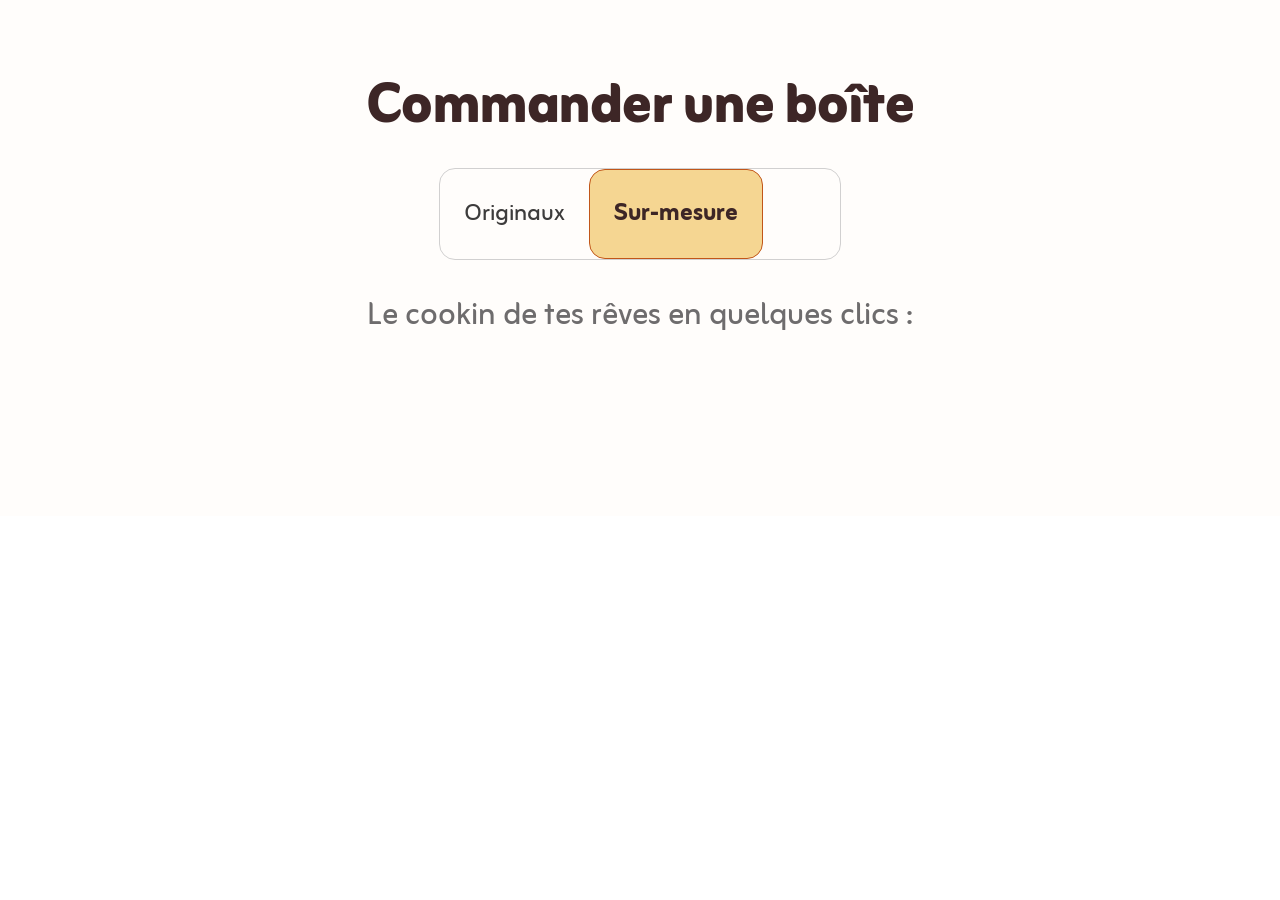
<file: commande-sur-mesure.html>
<!DOCTYPE html>
<html lang="fr">
<head>
    <meta charset="UTF-8">
    <meta name="viewport" content="width=device-width, initial-scale=1.0">
    <title>les cookins - Cookies sur-mesure en livraison à Lille</title>
    
    <!-- Lien vers les styles -->
    <link rel="stylesheet" href="styles/variables.css">
    <link rel="stylesheet" href="styles/reset.css">
    <link rel="stylesheet" href="styles/global.css">
    <link rel="stylesheet" href="styles/main_components/card.css">
    <link rel="stylesheet" href="styles/main_components/button.css">
    <link rel="stylesheet" href="styles/main_components/custom-step.css">

    <!-- Lien vers les fontes-->
    <link rel="preconnect" href="https://fonts.googleapis.com">
    <link rel="preconnect" href="https://fonts.gstatic.com" crossorigin>
    <link href="https://fonts.googleapis.com/css2?family=Fira+Sans:ital,wght@0,100;0,200;0,300;0,400;0,500;0,600;0,700;0,800;0,900;1,100;1,200;1,300;1,400;1,500;1,600;1,700;1,800;1,900&family=Zain:ital,wght@0,200;0,300;0,400;0,700;0,800;0,900;1,300;1,400&display=swap" rel="stylesheet">
</head>

<body>

    <header class="header">

    </header>

    <div class="banner">

    </div>


    <main class="body">
        <section class="page-title">
            <h1 class="page-title__title--xl">Commander une boîte</h1>
            <div class="segmented-button">
                <button class="segmented-button__item">
                    Originaux 
                    <svg xmlns="http://www.w3.org/2000/svg" width="78" height="14" viewBox="0 0 78 14" fill="none" class="segmented-button__icon">
                    <path d="M2 6.87207C18.3655 2.74463 36.7349 2.09293 25.0453 4.77215C13.3556 7.45136 19.0335 11.0719 32.727 7.16172C46.4206 3.25151 58.4442 -0.369044 50.4285 3.97563C42.4127 8.3203 22.3734 15.9959 49.4265 9.47887C76.4796 2.96187 77.5 4.5 75 8" stroke="#C15619" stroke-width="4" stroke-linecap="round"/>
                    </svg>
                </button>
                <button class="segmented-button__item segmented-button__item--active">
                    Sur-mesure
                    <svg xmlns="http://www.w3.org/2000/svg" width="78" height="14" viewBox="0 0 78 14" fill="none" class="segmented-button__icon">
                    <path d="M2 6.87207C18.3655 2.74463 36.7349 2.09293 25.0453 4.77215C13.3556 7.45136 19.0335 11.0719 32.727 7.16172C46.4206 3.25151 58.4442 -0.369044 50.4285 3.97563C42.4127 8.3203 22.3734 15.9959 49.4265 9.47887C76.4796 2.96187 77.5 4.5 75 8" stroke="#C15619" stroke-width="4" stroke-linecap="round"/>
                    </svg>
                </button>
            </div>
            <p class="page-title__subtitle">Le cookin de tes rêves en quelques clics : </p>
        </section>



        <div class="page-content">

            

            <div class="tab-content">

            <form class="customizer-form">

                <fieldset class="custom-step">
                    <legend class="custom-step__title">
                        <span class="custom-step__number">1</span>

                        <span class="custom-step__text">
                            <span class="custom-step__name">
                                La base
                                <span class="custom-step__mention custom-step__mention--required">- obligatoire</span>
                            </span>
                            <span class="custom-step__helper">
                                Choisis la pâte qui te fera fondre.
                            </span>
                        </span>
                    </legend>
                    

                    <div class="custom-step__options">
                    <div class="custom-step__option">
                        <input type="radio" id="vanille" name="pate" value="vanille" aria-required="true">
                        <label for="vanille" class="card">
                            <span class="card__title">Vanille</span>
                        </label>
                    </div>
                    <div class="custom-step__option">
                        <input type="radio" id="cacao" name="pate" value="cacao" aria-required="true">
                        <label for="cacao" class="card">
                            <span class="card__title">Cacao</span>    
                        </label>
                    </div>
                    <div class="custom-step__option">
                        <input type="radio" id="cacahuete" name="pate" value="cacahuete" aria-required="true">
                        <label for="cacahuete" class="card">
                           <span class="card__title">Cacahuète</span> 
                        </label>
                    </div>
                    <div class="custom-step__option">
                        <input type="radio" id="pistache" name="pate" value="pistache" aria-required="true">
                        <label for="pistache" class="card">
                            <span class="card__title">Pistache</span> 
                        </label>
                    </div>
                    </div>
                </fieldset>

                <fieldset class="custom-step">
                    <legend class="custom-step__title">
                        <span class="custom-step__number">2</span>

                        <span class="custom-step__text">
                            <span class="custom-step__name">
                                Les chocolats
                                <span class="custom-step__mention">- facultatif</span>
                            </span>
                            <span class="custom-step__helper">
                                Tu peux en choisir jusqu'à 3.
                            </span>
                        </span>
                    </legend>
                    

                    <div class="custom-step__options">
                    <div class="custom-step__option">
                        <input type="checkbox" id="noir" name="chocolats" value="noir">
                        <label for="noir" class="card">
                            <span class="card__title">Noir</span>
                        </label>
                    </div>
                    <div class="custom-step__option">
                        <input type="checkbox" id="lait" name="chocolats" value="lait">
                        <label for="lait" class="card">
                            <span class="card__title">Au lait</span>    
                        </label>
                    </div>
                    <div class="custom-step__option">
                        <input type="checkbox" id="blanc" name="chocolats" value="blanc">
                        <label for="blanc" class="card">
                           <span class="card__title">Blanc</span> 
                        </label>
                    </div>
                    <div class="custom-step__option">
                        <input type="checkbox" id="praline" name="chocolats" value="praline">
                        <label for="praline" class="card">
                            <span class="card__title">Praliné</span> 
                        </label>
                    </div>
                    </div>
                </fieldset>

                 <fieldset class="custom-step">
                    <legend class="custom-step__title">
                        <span class="custom-step__number">3</span>

                        <span class="custom-step__text">
                            <span class="custom-step__name">
                                Les noix
                                <span class="custom-step__mention">- facultatif</span>
                            </span>
                            <span class="custom-step__helper">
                                Une touche de croquant ?
                            </span>
                        </span>
                    </legend>
                    

                    <div class="custom-step__options">
                    <div class="custom-step__option">
                        <input type="radio" id="sans" name="noix" value="sans">
                        <label for="sans" class="card">
                            <span class="card__title">Aucune</span>
                        </label>
                    </div>
                    <div class="custom-step__option">
                        <input type="radio" id="amandes" name="noix" value="amandes">
                        <label for="amandes" class="card">
                            <span class="card__title">Amandes</span>
                        </label>
                    </div>
                    <div class="custom-step__option">
                        <input type="radio" id="cacahuetes" name="noix" value="cacahuetes">
                        <label for="cacahuetes" class="card">
                            <span class="card__title">Cacahuètes</span>    
                        </label>
                    </div>
                    <div class="custom-step__option">
                        <input type="radio" id="noisettes" name="noix" value="noisettes">
                        <label for="noisettes" class="card">
                           <span class="card__title">Noisettes</span> 
                        </label>
                    </div>
                    <div class="custom-step__option">
                        <input type="radio" id="pistaches" name="noix" value="pistaches">
                        <label for="pistaches" class="card">
                            <span class="card__title">Pistaches</span> 
                        </label>
                    </div>
                    </div>
                </fieldset>

                <div class="custom-step">
                    <div class="custom-step__title">
                        <span class="custom-step__number">4</span>

                        <span class="custom-step__text">
                            <label for="nom-recette" class="custom-step__name">
                                Le nom de ta recette
                                <span class="custom-step__mention custom-step__mention--required">- obligatoire</span>
                            </label>
                             <span class="custom-step__helper">
                                Donne un petit nom à ton cookin
                            </span>
                        </span>
                    </div>
                    <div>
                        <input type="text" name="nom-recette" id="nom-recette" class="custom-step__input" required aria-required="true" />
                    </div>
                </div>
            </form>

            </div>

    
        </div>

    </main>

    <footer class="footer">

    </footer>
    

</body>
</file>
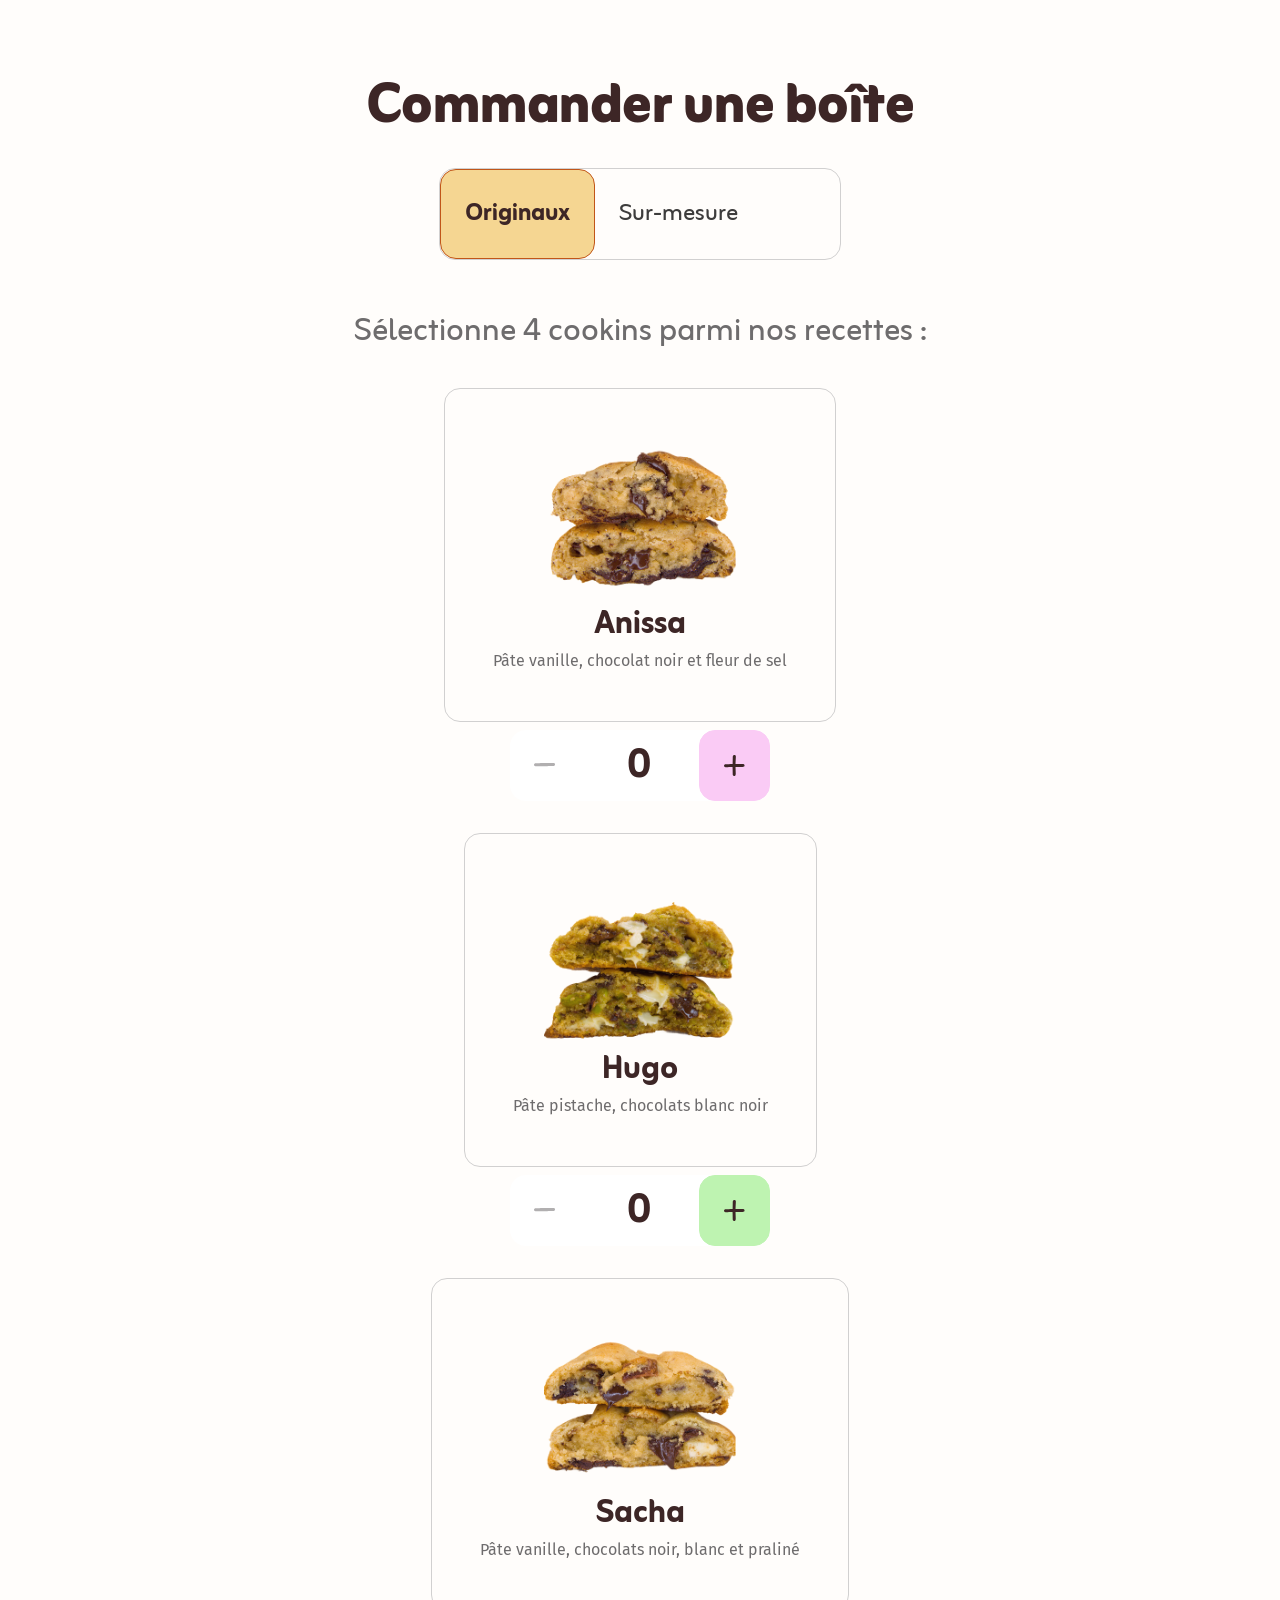
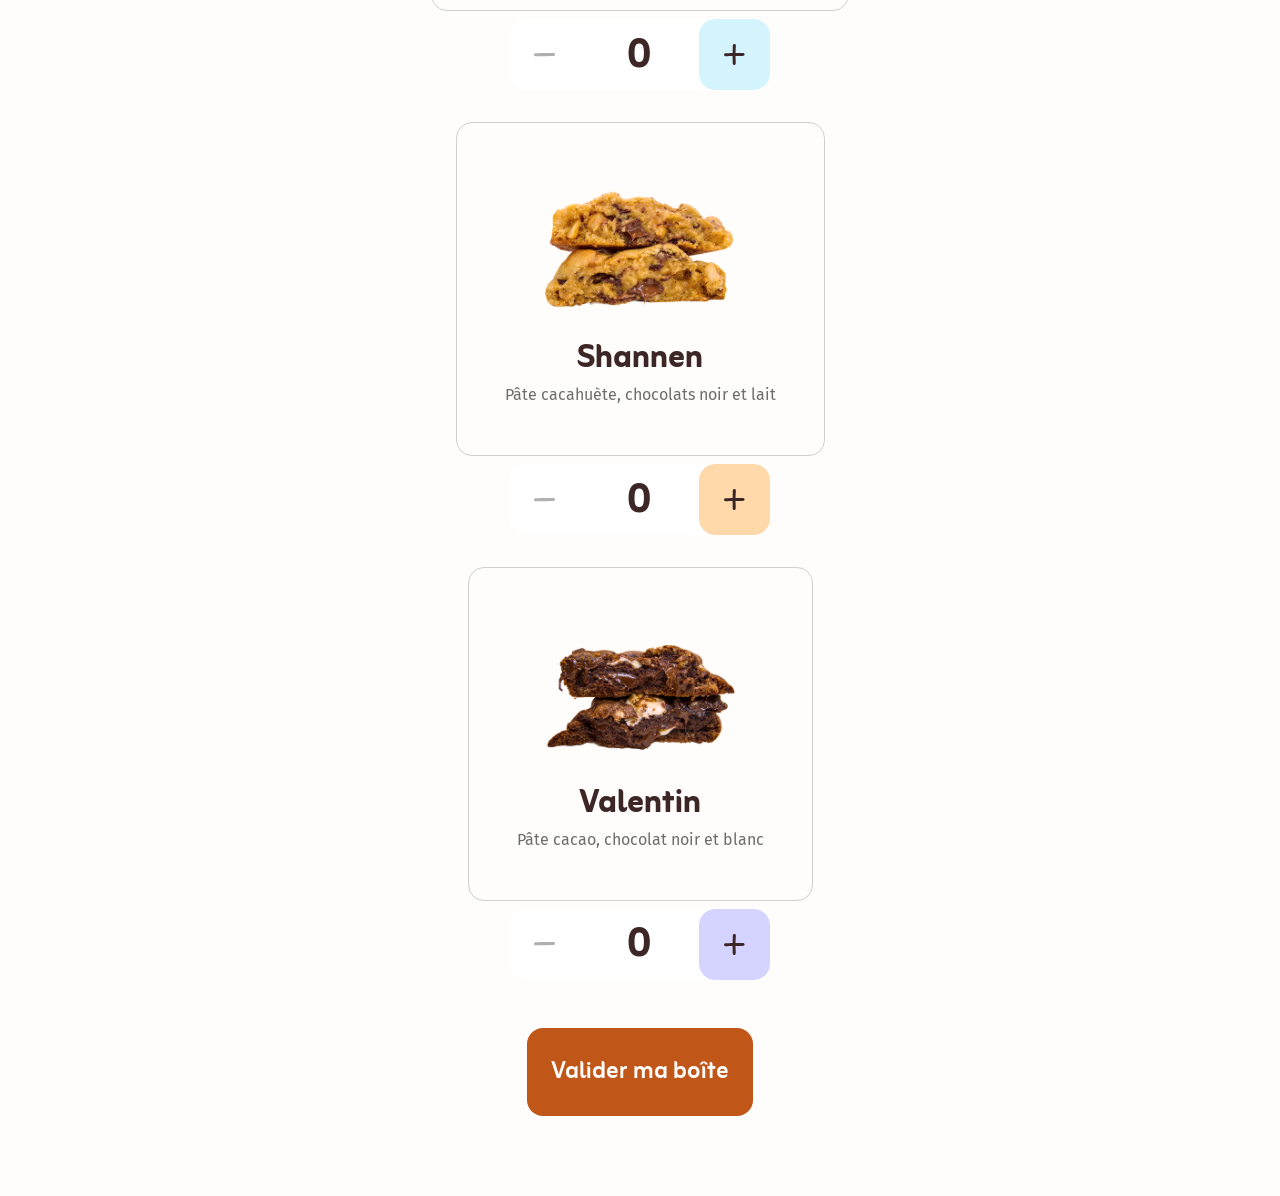
<file: commande.html>
<!DOCTYPE html>
<html lang="fr">
<head>
    <meta charset="UTF-8">
    <meta name="viewport" content="width=device-width, initial-scale=1.0">
    <title>les cookins - Cookies sur-mesure en livraison à Lille</title>
    
    <!-- Lien vers les styles -->
    <link rel="stylesheet" href="styles/variables.css">
    <link rel="stylesheet" href="styles/reset.css">
    <link rel="stylesheet" href="styles/global.css">
    <link rel="stylesheet" href="styles/main_components/card.css">
    <link rel="stylesheet" href="styles/main_components/button.css">
    <link rel="stylesheet" href="styles/main_components/custom-step.css">

    <!-- Lien vers les fontes-->
    <link rel="preconnect" href="https://fonts.googleapis.com">
    <link rel="preconnect" href="https://fonts.gstatic.com" crossorigin>
    <link href="https://fonts.googleapis.com/css2?family=Fira+Sans:ital,wght@0,100;0,200;0,300;0,400;0,500;0,600;0,700;0,800;0,900;1,100;1,200;1,300;1,400;1,500;1,600;1,700;1,800;1,900&family=Zain:ital,wght@0,200;0,300;0,400;0,700;0,800;0,900;1,300;1,400&display=swap" rel="stylesheet">
</head>

<body>

    <header class="header">

    </header>

    <div class="banner">

    </div>


    <main class="body">


        <section class="page-title">
        
            <h1 class="page-title__title--xl">Commander une boîte</h1>
            <div class="segmented-button">
                <!-- @COMMENT Ne pas oublié le type="button" pour les boutons qui ne sont pas des submit //-->
                <!-- @COMMENT En gros refaire un tour sur les balises et attributs necessaire pour le référencement naturel.-->
                <button class="segmented-button__item segmented-button__item--active" data-tab="og">
                    Originaux 
                    <svg xmlns="http://www.w3.org/2000/svg" width="78" height="14" viewBox="0 0 78 14" fill="none" class="segmented-button__icon">
                    <path d="M2 6.87207C18.3655 2.74463 36.7349 2.09293 25.0453 4.77215C13.3556 7.45136 19.0335 11.0719 32.727 7.16172C46.4206 3.25151 58.4442 -0.369044 50.4285 3.97563C42.4127 8.3203 22.3734 15.9959 49.4265 9.47887C76.4796 2.96187 77.5 4.5 75 8" stroke="#C15619" stroke-width="4" stroke-linecap="round"/>
                    </svg>
                </button>
                <button class="segmented-button__item" data-tab="custom">
                    Sur-mesure
                    <svg xmlns="http://www.w3.org/2000/svg" width="78" height="14" viewBox="0 0 78 14" fill="none" class="segmented-button__icon">
                    <path d="M2 6.87207C18.3655 2.74463 36.7349 2.09293 25.0453 4.77215C13.3556 7.45136 19.0335 11.0719 32.727 7.16172C46.4206 3.25151 58.4442 -0.369044 50.4285 3.97563C42.4127 8.3203 22.3734 15.9959 49.4265 9.47887C76.4796 2.96187 77.5 4.5 75 8" stroke="#C15619" stroke-width="4" stroke-linecap="round"/>
                    </svg>
                </button>
            </div>
        </section>



        <div class="page-content">

        <!-- Originaux-->

        <section id="tab-og" class="tab-content tab-content--active">
            <p class="page-title__subtitle">Sélectionne 4 cookins parmi nos recettes :</p>

        <section class="cards-gallery">
  
            <div class="counter-card">
            <div class="card">
                <img src="media/packshot-anissa.png" class="card__media">
                <h2 class="card__title"><strong class="font-extrabold">Anissa</strong></h2>
                <p class="card__description">Pâte vanille, chocolat noir et fleur de sel</p>
            </div>
            <div class="counter">
                <button class="button button--large counter__button--minus">
                    <svg xmlns="http://www.w3.org/2000/svg" width="21" height="4" viewBox="0 0 21 4" fill="none">
                        <path fill="currentColor" d="M2.18291 3.29728C2.35933 3.29639 2.35933 3.29639 2.53931 3.29548C2.93813 3.29301 3.33691 3.28915 3.73571 3.28492C3.94562 3.28278 3.94562 3.28278 4.15976 3.28059C6.18776 3.25872 8.21562 3.22547 10.2435 3.1919C11.1925 3.1762 12.1416 3.16137 13.0907 3.14852C14.0155 3.13599 14.9404 3.12135 15.8652 3.10522C16.2162 3.09945 16.5672 3.09443 16.9182 3.09017C17.4069 3.0841 17.8953 3.07534 18.3839 3.06592C18.6005 3.06416 18.6005 3.06416 18.8214 3.06236C19.5461 3.04545 20.0724 3.02726 20.6525 2.54296C21.0171 1.99613 21.0533 1.5458 20.9493 0.910635C20.6831 0.493646 20.5013 0.241471 20.0589 0.020277C19.6494 0.00532913 19.2437 -0.000426054 18.8341 0.000568628C18.642 0.000264883 18.642 0.000264883 18.4459 -4.50611e-05C18.016 -0.000350952 17.586 0.000607252 17.156 0.00172782C17.0075 0.00190878 16.859 0.0020895 16.7059 0.00227594C14.0763 0.00597906 11.4474 0.0399456 8.81818 0.0851989C8.64441 0.0881011 8.47065 0.0910034 8.29162 0.0939934C7.28751 0.111142 6.28362 0.13263 5.27968 0.157756C4.74986 0.169202 4.22012 0.175117 3.69021 0.180915C3.3398 0.187691 2.9894 0.194618 2.639 0.201711C2.47679 0.202242 2.31458 0.202773 2.14745 0.203321C1.02706 0.232153 1.02706 0.232153 0.446866 0.676706C0.0442799 1.24136 -0.0547572 1.54725 0.0258874 2.24617C0.612162 3.1934 1.13113 3.30736 2.18291 3.29728Z" fill="#FFFDFB"/>
                    </svg>
                </button>
                <span class="counter__input">
                0
                </span>
                <button class="button button--anissa button--large counter__button--plus">
                    <svg class="button__icon" xmlns="http://www.w3.org/2000/svg" width="21" height="21" viewBox="0 0 21 21" fill="none">
                        <path fill="currentColor" d="M10.7516 0.0469868C11.2678 0.222307 11.5633 0.533037 11.8123 1.01126C11.8649 1.3519 11.8575 1.68584 11.8485 2.02976C11.8471 2.13074 11.8458 2.23172 11.8445 2.33576C11.827 3.23768 11.764 4.13604 11.6953 5.03529C11.5957 6.36063 11.5602 7.68638 11.523 9.01469C11.5886 9.01348 11.6542 9.01227 11.7217 9.01103C12.3497 8.99949 12.9777 8.98814 13.6057 8.97697C13.9283 8.97123 14.2509 8.9654 14.5735 8.95946C15.3088 8.94593 16.0441 8.93381 16.7794 8.92349C17.094 8.9186 17.4086 8.91197 17.7232 8.90508C17.903 8.90235 18.0829 8.89971 18.2627 8.89717C18.3416 8.89493 18.4205 8.89269 18.5017 8.89038C19.1582 8.88433 19.6826 9.0122 20.1954 9.44861C20.523 9.84568 20.5246 10.2063 20.5167 10.7018C20.477 11.0711 20.3598 11.2543 20.105 11.5218C19.5912 11.8571 19.1349 11.9652 18.529 11.9663C18.4527 11.9679 18.3764 11.9695 18.2978 11.9711C18.0485 11.9758 17.7991 11.9779 17.5497 11.9798C17.3757 11.9825 17.2017 11.9853 17.0277 11.9883C15.193 12.0165 13.3578 12.0136 11.523 12.0039C11.5254 12.0723 11.5278 12.1408 11.5303 12.2112C11.5534 12.8648 11.5761 13.5184 11.5984 14.172C11.61 14.5079 11.6216 14.8437 11.6335 15.1794C11.6642 16.0494 11.6919 16.9194 11.7159 17.7895C11.7188 17.8877 11.7217 17.986 11.7247 18.0871C11.7315 18.3399 11.7363 18.5925 11.74 18.8453C11.7431 18.9494 11.7431 18.9494 11.7462 19.0555C11.7504 19.6898 11.5946 20.1957 11.1855 20.6763C10.7883 21.004 10.4282 21.0045 9.93272 20.9987C9.57449 20.9586 9.37706 20.8248 9.11234 20.5859C8.79134 20.1432 8.71589 19.7624 8.70837 19.2242C8.70675 19.1255 8.70514 19.0268 8.70348 18.9251C8.70217 18.8184 8.70086 18.7116 8.69951 18.6016C8.69774 18.4899 8.69596 18.3783 8.69414 18.2632C8.68847 17.9044 8.6834 17.5457 8.67842 17.1869C8.6542 15.4899 8.61517 13.7957 8.53378 12.1003C6.16461 12.082 6.16461 12.082 3.79681 12.1486C2.36844 12.2151 2.36844 12.2151 1.77184 12.2269C1.70272 12.2298 1.63359 12.2326 1.56237 12.2356C1.07531 12.2412 0.807194 12.1179 0.433921 11.8111C0.158589 11.5019 0.0239853 11.1629 0 10.7504C0.0239853 10.3378 0.158589 9.99887 0.433921 9.68968C0.861709 9.3579 1.1496 9.25319 1.6886 9.23466C1.78758 9.23061 1.78758 9.23061 1.88856 9.22648C2.11079 9.21809 2.33298 9.21263 2.55531 9.20754C2.71974 9.20291 2.88418 9.19827 3.04861 9.19361C3.58523 9.17948 4.12191 9.16917 4.65862 9.15933C5.98441 9.13489 7.30646 9.09356 8.63021 9.01469C8.6312 8.95829 8.6322 8.9019 8.63322 8.8438C8.65612 7.55016 8.68059 6.25657 8.70739 4.96301C8.71907 4.39509 8.72968 3.8272 8.73768 3.25922C8.74265 2.93173 8.74986 2.60431 8.75677 2.27686C8.75776 2.16336 8.75874 2.04986 8.75976 1.93291C8.77986 1.14192 8.93009 0.834338 9.46189 0.251894C9.90336 -0.0260673 10.243 -0.0392547 10.7516 0.0469868Z" fill="#B1AFB0"/>
                    </svg>
                </button>
            </div>
            </div>
        

           <div class="counter-card">
           <div class="card">
               <img src="media/packshot-hugo.png" class="card__media">
                <h2 class="card__title"><strong class="font-extrabold">Hugo</strong></h2>
                <p class="card__description">Pâte pistache, chocolats blanc noir</p>
            </div>
            <div class="counter">
                <button class="button button--large counter__button--minus">
                    <svg xmlns="http://www.w3.org/2000/svg" width="21" height="4" viewBox="0 0 21 4" fill="none">
                        <path fill="currentColor" d="M2.18291 3.29728C2.35933 3.29639 2.35933 3.29639 2.53931 3.29548C2.93813 3.29301 3.33691 3.28915 3.73571 3.28492C3.94562 3.28278 3.94562 3.28278 4.15976 3.28059C6.18776 3.25872 8.21562 3.22547 10.2435 3.1919C11.1925 3.1762 12.1416 3.16137 13.0907 3.14852C14.0155 3.13599 14.9404 3.12135 15.8652 3.10522C16.2162 3.09945 16.5672 3.09443 16.9182 3.09017C17.4069 3.0841 17.8953 3.07534 18.3839 3.06592C18.6005 3.06416 18.6005 3.06416 18.8214 3.06236C19.5461 3.04545 20.0724 3.02726 20.6525 2.54296C21.0171 1.99613 21.0533 1.5458 20.9493 0.910635C20.6831 0.493646 20.5013 0.241471 20.0589 0.020277C19.6494 0.00532913 19.2437 -0.000426054 18.8341 0.000568628C18.642 0.000264883 18.642 0.000264883 18.4459 -4.50611e-05C18.016 -0.000350952 17.586 0.000607252 17.156 0.00172782C17.0075 0.00190878 16.859 0.0020895 16.7059 0.00227594C14.0763 0.00597906 11.4474 0.0399456 8.81818 0.0851989C8.64441 0.0881011 8.47065 0.0910034 8.29162 0.0939934C7.28751 0.111142 6.28362 0.13263 5.27968 0.157756C4.74986 0.169202 4.22012 0.175117 3.69021 0.180915C3.3398 0.187691 2.9894 0.194618 2.639 0.201711C2.47679 0.202242 2.31458 0.202773 2.14745 0.203321C1.02706 0.232153 1.02706 0.232153 0.446866 0.676706C0.0442799 1.24136 -0.0547572 1.54725 0.0258874 2.24617C0.612162 3.1934 1.13113 3.30736 2.18291 3.29728Z" fill="#FFFDFB"/>
                    </svg>
                </button>
                <span class="counter__input">
                0
                </span>
                <button class="button button--hugo button--large counter__button--plus">
                    <svg class="button__icon" xmlns="http://www.w3.org/2000/svg" width="21" height="21" viewBox="0 0 21 21" fill="none">
                        <path fill="currentColor" d="M10.7516 0.0469868C11.2678 0.222307 11.5633 0.533037 11.8123 1.01126C11.8649 1.3519 11.8575 1.68584 11.8485 2.02976C11.8471 2.13074 11.8458 2.23172 11.8445 2.33576C11.827 3.23768 11.764 4.13604 11.6953 5.03529C11.5957 6.36063 11.5602 7.68638 11.523 9.01469C11.5886 9.01348 11.6542 9.01227 11.7217 9.01103C12.3497 8.99949 12.9777 8.98814 13.6057 8.97697C13.9283 8.97123 14.2509 8.9654 14.5735 8.95946C15.3088 8.94593 16.0441 8.93381 16.7794 8.92349C17.094 8.9186 17.4086 8.91197 17.7232 8.90508C17.903 8.90235 18.0829 8.89971 18.2627 8.89717C18.3416 8.89493 18.4205 8.89269 18.5017 8.89038C19.1582 8.88433 19.6826 9.0122 20.1954 9.44861C20.523 9.84568 20.5246 10.2063 20.5167 10.7018C20.477 11.0711 20.3598 11.2543 20.105 11.5218C19.5912 11.8571 19.1349 11.9652 18.529 11.9663C18.4527 11.9679 18.3764 11.9695 18.2978 11.9711C18.0485 11.9758 17.7991 11.9779 17.5497 11.9798C17.3757 11.9825 17.2017 11.9853 17.0277 11.9883C15.193 12.0165 13.3578 12.0136 11.523 12.0039C11.5254 12.0723 11.5278 12.1408 11.5303 12.2112C11.5534 12.8648 11.5761 13.5184 11.5984 14.172C11.61 14.5079 11.6216 14.8437 11.6335 15.1794C11.6642 16.0494 11.6919 16.9194 11.7159 17.7895C11.7188 17.8877 11.7217 17.986 11.7247 18.0871C11.7315 18.3399 11.7363 18.5925 11.74 18.8453C11.7431 18.9494 11.7431 18.9494 11.7462 19.0555C11.7504 19.6898 11.5946 20.1957 11.1855 20.6763C10.7883 21.004 10.4282 21.0045 9.93272 20.9987C9.57449 20.9586 9.37706 20.8248 9.11234 20.5859C8.79134 20.1432 8.71589 19.7624 8.70837 19.2242C8.70675 19.1255 8.70514 19.0268 8.70348 18.9251C8.70217 18.8184 8.70086 18.7116 8.69951 18.6016C8.69774 18.4899 8.69596 18.3783 8.69414 18.2632C8.68847 17.9044 8.6834 17.5457 8.67842 17.1869C8.6542 15.4899 8.61517 13.7957 8.53378 12.1003C6.16461 12.082 6.16461 12.082 3.79681 12.1486C2.36844 12.2151 2.36844 12.2151 1.77184 12.2269C1.70272 12.2298 1.63359 12.2326 1.56237 12.2356C1.07531 12.2412 0.807194 12.1179 0.433921 11.8111C0.158589 11.5019 0.0239853 11.1629 0 10.7504C0.0239853 10.3378 0.158589 9.99887 0.433921 9.68968C0.861709 9.3579 1.1496 9.25319 1.6886 9.23466C1.78758 9.23061 1.78758 9.23061 1.88856 9.22648C2.11079 9.21809 2.33298 9.21263 2.55531 9.20754C2.71974 9.20291 2.88418 9.19827 3.04861 9.19361C3.58523 9.17948 4.12191 9.16917 4.65862 9.15933C5.98441 9.13489 7.30646 9.09356 8.63021 9.01469C8.6312 8.95829 8.6322 8.9019 8.63322 8.8438C8.65612 7.55016 8.68059 6.25657 8.70739 4.96301C8.71907 4.39509 8.72968 3.8272 8.73768 3.25922C8.74265 2.93173 8.74986 2.60431 8.75677 2.27686C8.75776 2.16336 8.75874 2.04986 8.75976 1.93291C8.77986 1.14192 8.93009 0.834338 9.46189 0.251894C9.90336 -0.0260673 10.243 -0.0392547 10.7516 0.0469868Z" fill="#B1AFB0"/>
                    </svg>
                </button>
            </div>
            </div>

            <div class="counter-card">
            <div class="card">
               <img src="media/packshot-sacha.png" class="card__media">
                <h2 class="card__title"><strong class="font-extrabold">Sacha</strong></h2>
                <p class="card__description">Pâte vanille, chocolats noir, blanc et praliné</p>
            </div>
             <div class="counter">
                <button class="button button--large counter__button--minus">
                    <svg xmlns="http://www.w3.org/2000/svg" width="21" height="4" viewBox="0 0 21 4" fill="none">
                        <path fill="currentColor" d="M2.18291 3.29728C2.35933 3.29639 2.35933 3.29639 2.53931 3.29548C2.93813 3.29301 3.33691 3.28915 3.73571 3.28492C3.94562 3.28278 3.94562 3.28278 4.15976 3.28059C6.18776 3.25872 8.21562 3.22547 10.2435 3.1919C11.1925 3.1762 12.1416 3.16137 13.0907 3.14852C14.0155 3.13599 14.9404 3.12135 15.8652 3.10522C16.2162 3.09945 16.5672 3.09443 16.9182 3.09017C17.4069 3.0841 17.8953 3.07534 18.3839 3.06592C18.6005 3.06416 18.6005 3.06416 18.8214 3.06236C19.5461 3.04545 20.0724 3.02726 20.6525 2.54296C21.0171 1.99613 21.0533 1.5458 20.9493 0.910635C20.6831 0.493646 20.5013 0.241471 20.0589 0.020277C19.6494 0.00532913 19.2437 -0.000426054 18.8341 0.000568628C18.642 0.000264883 18.642 0.000264883 18.4459 -4.50611e-05C18.016 -0.000350952 17.586 0.000607252 17.156 0.00172782C17.0075 0.00190878 16.859 0.0020895 16.7059 0.00227594C14.0763 0.00597906 11.4474 0.0399456 8.81818 0.0851989C8.64441 0.0881011 8.47065 0.0910034 8.29162 0.0939934C7.28751 0.111142 6.28362 0.13263 5.27968 0.157756C4.74986 0.169202 4.22012 0.175117 3.69021 0.180915C3.3398 0.187691 2.9894 0.194618 2.639 0.201711C2.47679 0.202242 2.31458 0.202773 2.14745 0.203321C1.02706 0.232153 1.02706 0.232153 0.446866 0.676706C0.0442799 1.24136 -0.0547572 1.54725 0.0258874 2.24617C0.612162 3.1934 1.13113 3.30736 2.18291 3.29728Z" fill="#FFFDFB"/>
                    </svg>
                </button>
                <span class="counter__input">
                0
                </span>
                <button class="button button--sacha button--large counter__button--plus">
                    <svg class="button__icon" xmlns="http://www.w3.org/2000/svg" width="21" height="21" viewBox="0 0 21 21" fill="none">
                        <path fill="currentColor" d="M10.7516 0.0469868C11.2678 0.222307 11.5633 0.533037 11.8123 1.01126C11.8649 1.3519 11.8575 1.68584 11.8485 2.02976C11.8471 2.13074 11.8458 2.23172 11.8445 2.33576C11.827 3.23768 11.764 4.13604 11.6953 5.03529C11.5957 6.36063 11.5602 7.68638 11.523 9.01469C11.5886 9.01348 11.6542 9.01227 11.7217 9.01103C12.3497 8.99949 12.9777 8.98814 13.6057 8.97697C13.9283 8.97123 14.2509 8.9654 14.5735 8.95946C15.3088 8.94593 16.0441 8.93381 16.7794 8.92349C17.094 8.9186 17.4086 8.91197 17.7232 8.90508C17.903 8.90235 18.0829 8.89971 18.2627 8.89717C18.3416 8.89493 18.4205 8.89269 18.5017 8.89038C19.1582 8.88433 19.6826 9.0122 20.1954 9.44861C20.523 9.84568 20.5246 10.2063 20.5167 10.7018C20.477 11.0711 20.3598 11.2543 20.105 11.5218C19.5912 11.8571 19.1349 11.9652 18.529 11.9663C18.4527 11.9679 18.3764 11.9695 18.2978 11.9711C18.0485 11.9758 17.7991 11.9779 17.5497 11.9798C17.3757 11.9825 17.2017 11.9853 17.0277 11.9883C15.193 12.0165 13.3578 12.0136 11.523 12.0039C11.5254 12.0723 11.5278 12.1408 11.5303 12.2112C11.5534 12.8648 11.5761 13.5184 11.5984 14.172C11.61 14.5079 11.6216 14.8437 11.6335 15.1794C11.6642 16.0494 11.6919 16.9194 11.7159 17.7895C11.7188 17.8877 11.7217 17.986 11.7247 18.0871C11.7315 18.3399 11.7363 18.5925 11.74 18.8453C11.7431 18.9494 11.7431 18.9494 11.7462 19.0555C11.7504 19.6898 11.5946 20.1957 11.1855 20.6763C10.7883 21.004 10.4282 21.0045 9.93272 20.9987C9.57449 20.9586 9.37706 20.8248 9.11234 20.5859C8.79134 20.1432 8.71589 19.7624 8.70837 19.2242C8.70675 19.1255 8.70514 19.0268 8.70348 18.9251C8.70217 18.8184 8.70086 18.7116 8.69951 18.6016C8.69774 18.4899 8.69596 18.3783 8.69414 18.2632C8.68847 17.9044 8.6834 17.5457 8.67842 17.1869C8.6542 15.4899 8.61517 13.7957 8.53378 12.1003C6.16461 12.082 6.16461 12.082 3.79681 12.1486C2.36844 12.2151 2.36844 12.2151 1.77184 12.2269C1.70272 12.2298 1.63359 12.2326 1.56237 12.2356C1.07531 12.2412 0.807194 12.1179 0.433921 11.8111C0.158589 11.5019 0.0239853 11.1629 0 10.7504C0.0239853 10.3378 0.158589 9.99887 0.433921 9.68968C0.861709 9.3579 1.1496 9.25319 1.6886 9.23466C1.78758 9.23061 1.78758 9.23061 1.88856 9.22648C2.11079 9.21809 2.33298 9.21263 2.55531 9.20754C2.71974 9.20291 2.88418 9.19827 3.04861 9.19361C3.58523 9.17948 4.12191 9.16917 4.65862 9.15933C5.98441 9.13489 7.30646 9.09356 8.63021 9.01469C8.6312 8.95829 8.6322 8.9019 8.63322 8.8438C8.65612 7.55016 8.68059 6.25657 8.70739 4.96301C8.71907 4.39509 8.72968 3.8272 8.73768 3.25922C8.74265 2.93173 8.74986 2.60431 8.75677 2.27686C8.75776 2.16336 8.75874 2.04986 8.75976 1.93291C8.77986 1.14192 8.93009 0.834338 9.46189 0.251894C9.90336 -0.0260673 10.243 -0.0392547 10.7516 0.0469868Z" fill="#B1AFB0"/>
                    </svg>
                </button>
            </div>
            </div>



            <div class="counter-card">
             <div class="card">
               <img src="media/packshot-shannen.png" class="card__media">
                <h2 class="card__title"><strong class="font-extrabold">Shannen</strong></h2>
                <p class="card__description">Pâte cacahuète, chocolats noir et lait</p>
            </div>
            <div class="counter">
                <button class="button button--large counter__button--minus">
                    <svg xmlns="http://www.w3.org/2000/svg" width="21" height="4" viewBox="0 0 21 4" fill="none">
                        <path fill="currentColor" d="M2.18291 3.29728C2.35933 3.29639 2.35933 3.29639 2.53931 3.29548C2.93813 3.29301 3.33691 3.28915 3.73571 3.28492C3.94562 3.28278 3.94562 3.28278 4.15976 3.28059C6.18776 3.25872 8.21562 3.22547 10.2435 3.1919C11.1925 3.1762 12.1416 3.16137 13.0907 3.14852C14.0155 3.13599 14.9404 3.12135 15.8652 3.10522C16.2162 3.09945 16.5672 3.09443 16.9182 3.09017C17.4069 3.0841 17.8953 3.07534 18.3839 3.06592C18.6005 3.06416 18.6005 3.06416 18.8214 3.06236C19.5461 3.04545 20.0724 3.02726 20.6525 2.54296C21.0171 1.99613 21.0533 1.5458 20.9493 0.910635C20.6831 0.493646 20.5013 0.241471 20.0589 0.020277C19.6494 0.00532913 19.2437 -0.000426054 18.8341 0.000568628C18.642 0.000264883 18.642 0.000264883 18.4459 -4.50611e-05C18.016 -0.000350952 17.586 0.000607252 17.156 0.00172782C17.0075 0.00190878 16.859 0.0020895 16.7059 0.00227594C14.0763 0.00597906 11.4474 0.0399456 8.81818 0.0851989C8.64441 0.0881011 8.47065 0.0910034 8.29162 0.0939934C7.28751 0.111142 6.28362 0.13263 5.27968 0.157756C4.74986 0.169202 4.22012 0.175117 3.69021 0.180915C3.3398 0.187691 2.9894 0.194618 2.639 0.201711C2.47679 0.202242 2.31458 0.202773 2.14745 0.203321C1.02706 0.232153 1.02706 0.232153 0.446866 0.676706C0.0442799 1.24136 -0.0547572 1.54725 0.0258874 2.24617C0.612162 3.1934 1.13113 3.30736 2.18291 3.29728Z" fill="#FFFDFB"/>
                    </svg>
                </button>
                <span class="counter__input">
                0
                </span>
                <button class="button button--shannen button--large counter__button--plus">
                    <svg class="button__icon" xmlns="http://www.w3.org/2000/svg" width="21" height="21" viewBox="0 0 21 21" fill="none">
                        <path fill="currentColor" d="M10.7516 0.0469868C11.2678 0.222307 11.5633 0.533037 11.8123 1.01126C11.8649 1.3519 11.8575 1.68584 11.8485 2.02976C11.8471 2.13074 11.8458 2.23172 11.8445 2.33576C11.827 3.23768 11.764 4.13604 11.6953 5.03529C11.5957 6.36063 11.5602 7.68638 11.523 9.01469C11.5886 9.01348 11.6542 9.01227 11.7217 9.01103C12.3497 8.99949 12.9777 8.98814 13.6057 8.97697C13.9283 8.97123 14.2509 8.9654 14.5735 8.95946C15.3088 8.94593 16.0441 8.93381 16.7794 8.92349C17.094 8.9186 17.4086 8.91197 17.7232 8.90508C17.903 8.90235 18.0829 8.89971 18.2627 8.89717C18.3416 8.89493 18.4205 8.89269 18.5017 8.89038C19.1582 8.88433 19.6826 9.0122 20.1954 9.44861C20.523 9.84568 20.5246 10.2063 20.5167 10.7018C20.477 11.0711 20.3598 11.2543 20.105 11.5218C19.5912 11.8571 19.1349 11.9652 18.529 11.9663C18.4527 11.9679 18.3764 11.9695 18.2978 11.9711C18.0485 11.9758 17.7991 11.9779 17.5497 11.9798C17.3757 11.9825 17.2017 11.9853 17.0277 11.9883C15.193 12.0165 13.3578 12.0136 11.523 12.0039C11.5254 12.0723 11.5278 12.1408 11.5303 12.2112C11.5534 12.8648 11.5761 13.5184 11.5984 14.172C11.61 14.5079 11.6216 14.8437 11.6335 15.1794C11.6642 16.0494 11.6919 16.9194 11.7159 17.7895C11.7188 17.8877 11.7217 17.986 11.7247 18.0871C11.7315 18.3399 11.7363 18.5925 11.74 18.8453C11.7431 18.9494 11.7431 18.9494 11.7462 19.0555C11.7504 19.6898 11.5946 20.1957 11.1855 20.6763C10.7883 21.004 10.4282 21.0045 9.93272 20.9987C9.57449 20.9586 9.37706 20.8248 9.11234 20.5859C8.79134 20.1432 8.71589 19.7624 8.70837 19.2242C8.70675 19.1255 8.70514 19.0268 8.70348 18.9251C8.70217 18.8184 8.70086 18.7116 8.69951 18.6016C8.69774 18.4899 8.69596 18.3783 8.69414 18.2632C8.68847 17.9044 8.6834 17.5457 8.67842 17.1869C8.6542 15.4899 8.61517 13.7957 8.53378 12.1003C6.16461 12.082 6.16461 12.082 3.79681 12.1486C2.36844 12.2151 2.36844 12.2151 1.77184 12.2269C1.70272 12.2298 1.63359 12.2326 1.56237 12.2356C1.07531 12.2412 0.807194 12.1179 0.433921 11.8111C0.158589 11.5019 0.0239853 11.1629 0 10.7504C0.0239853 10.3378 0.158589 9.99887 0.433921 9.68968C0.861709 9.3579 1.1496 9.25319 1.6886 9.23466C1.78758 9.23061 1.78758 9.23061 1.88856 9.22648C2.11079 9.21809 2.33298 9.21263 2.55531 9.20754C2.71974 9.20291 2.88418 9.19827 3.04861 9.19361C3.58523 9.17948 4.12191 9.16917 4.65862 9.15933C5.98441 9.13489 7.30646 9.09356 8.63021 9.01469C8.6312 8.95829 8.6322 8.9019 8.63322 8.8438C8.65612 7.55016 8.68059 6.25657 8.70739 4.96301C8.71907 4.39509 8.72968 3.8272 8.73768 3.25922C8.74265 2.93173 8.74986 2.60431 8.75677 2.27686C8.75776 2.16336 8.75874 2.04986 8.75976 1.93291C8.77986 1.14192 8.93009 0.834338 9.46189 0.251894C9.90336 -0.0260673 10.243 -0.0392547 10.7516 0.0469868Z" fill="#B1AFB0"/>
                    </svg>
                </button>
            </div>
            </div>



            <div class="counter-card">
             <div class="card">
               <img src="media/packshot-valentin.png" class="card__media">
                <h2 class="card__title"><strong class="font-extrabold">Valentin</strong></h2>
                <p class="card__description">Pâte cacao, chocolat noir et blanc</p>
            </div>
            <div class="counter">
                <button class="button button--large counter__button--minus">
                    <svg xmlns="http://www.w3.org/2000/svg" width="21" height="4" viewBox="0 0 21 4" fill="none">
                        <path fill="currentColor" d="M2.18291 3.29728C2.35933 3.29639 2.35933 3.29639 2.53931 3.29548C2.93813 3.29301 3.33691 3.28915 3.73571 3.28492C3.94562 3.28278 3.94562 3.28278 4.15976 3.28059C6.18776 3.25872 8.21562 3.22547 10.2435 3.1919C11.1925 3.1762 12.1416 3.16137 13.0907 3.14852C14.0155 3.13599 14.9404 3.12135 15.8652 3.10522C16.2162 3.09945 16.5672 3.09443 16.9182 3.09017C17.4069 3.0841 17.8953 3.07534 18.3839 3.06592C18.6005 3.06416 18.6005 3.06416 18.8214 3.06236C19.5461 3.04545 20.0724 3.02726 20.6525 2.54296C21.0171 1.99613 21.0533 1.5458 20.9493 0.910635C20.6831 0.493646 20.5013 0.241471 20.0589 0.020277C19.6494 0.00532913 19.2437 -0.000426054 18.8341 0.000568628C18.642 0.000264883 18.642 0.000264883 18.4459 -4.50611e-05C18.016 -0.000350952 17.586 0.000607252 17.156 0.00172782C17.0075 0.00190878 16.859 0.0020895 16.7059 0.00227594C14.0763 0.00597906 11.4474 0.0399456 8.81818 0.0851989C8.64441 0.0881011 8.47065 0.0910034 8.29162 0.0939934C7.28751 0.111142 6.28362 0.13263 5.27968 0.157756C4.74986 0.169202 4.22012 0.175117 3.69021 0.180915C3.3398 0.187691 2.9894 0.194618 2.639 0.201711C2.47679 0.202242 2.31458 0.202773 2.14745 0.203321C1.02706 0.232153 1.02706 0.232153 0.446866 0.676706C0.0442799 1.24136 -0.0547572 1.54725 0.0258874 2.24617C0.612162 3.1934 1.13113 3.30736 2.18291 3.29728Z" fill="#FFFDFB"/>
                    </svg>
                </button>
                <span class="counter__input">
                0
                </span>
                <button class="button button--valentin button--large counter__button--plus">
                    <svg class="button__icon" xmlns="http://www.w3.org/2000/svg" width="21" height="21" viewBox="0 0 21 21" fill="none">
                        <path fill="currentColor" d="M10.7516 0.0469868C11.2678 0.222307 11.5633 0.533037 11.8123 1.01126C11.8649 1.3519 11.8575 1.68584 11.8485 2.02976C11.8471 2.13074 11.8458 2.23172 11.8445 2.33576C11.827 3.23768 11.764 4.13604 11.6953 5.03529C11.5957 6.36063 11.5602 7.68638 11.523 9.01469C11.5886 9.01348 11.6542 9.01227 11.7217 9.01103C12.3497 8.99949 12.9777 8.98814 13.6057 8.97697C13.9283 8.97123 14.2509 8.9654 14.5735 8.95946C15.3088 8.94593 16.0441 8.93381 16.7794 8.92349C17.094 8.9186 17.4086 8.91197 17.7232 8.90508C17.903 8.90235 18.0829 8.89971 18.2627 8.89717C18.3416 8.89493 18.4205 8.89269 18.5017 8.89038C19.1582 8.88433 19.6826 9.0122 20.1954 9.44861C20.523 9.84568 20.5246 10.2063 20.5167 10.7018C20.477 11.0711 20.3598 11.2543 20.105 11.5218C19.5912 11.8571 19.1349 11.9652 18.529 11.9663C18.4527 11.9679 18.3764 11.9695 18.2978 11.9711C18.0485 11.9758 17.7991 11.9779 17.5497 11.9798C17.3757 11.9825 17.2017 11.9853 17.0277 11.9883C15.193 12.0165 13.3578 12.0136 11.523 12.0039C11.5254 12.0723 11.5278 12.1408 11.5303 12.2112C11.5534 12.8648 11.5761 13.5184 11.5984 14.172C11.61 14.5079 11.6216 14.8437 11.6335 15.1794C11.6642 16.0494 11.6919 16.9194 11.7159 17.7895C11.7188 17.8877 11.7217 17.986 11.7247 18.0871C11.7315 18.3399 11.7363 18.5925 11.74 18.8453C11.7431 18.9494 11.7431 18.9494 11.7462 19.0555C11.7504 19.6898 11.5946 20.1957 11.1855 20.6763C10.7883 21.004 10.4282 21.0045 9.93272 20.9987C9.57449 20.9586 9.37706 20.8248 9.11234 20.5859C8.79134 20.1432 8.71589 19.7624 8.70837 19.2242C8.70675 19.1255 8.70514 19.0268 8.70348 18.9251C8.70217 18.8184 8.70086 18.7116 8.69951 18.6016C8.69774 18.4899 8.69596 18.3783 8.69414 18.2632C8.68847 17.9044 8.6834 17.5457 8.67842 17.1869C8.6542 15.4899 8.61517 13.7957 8.53378 12.1003C6.16461 12.082 6.16461 12.082 3.79681 12.1486C2.36844 12.2151 2.36844 12.2151 1.77184 12.2269C1.70272 12.2298 1.63359 12.2326 1.56237 12.2356C1.07531 12.2412 0.807194 12.1179 0.433921 11.8111C0.158589 11.5019 0.0239853 11.1629 0 10.7504C0.0239853 10.3378 0.158589 9.99887 0.433921 9.68968C0.861709 9.3579 1.1496 9.25319 1.6886 9.23466C1.78758 9.23061 1.78758 9.23061 1.88856 9.22648C2.11079 9.21809 2.33298 9.21263 2.55531 9.20754C2.71974 9.20291 2.88418 9.19827 3.04861 9.19361C3.58523 9.17948 4.12191 9.16917 4.65862 9.15933C5.98441 9.13489 7.30646 9.09356 8.63021 9.01469C8.6312 8.95829 8.6322 8.9019 8.63322 8.8438C8.65612 7.55016 8.68059 6.25657 8.70739 4.96301C8.71907 4.39509 8.72968 3.8272 8.73768 3.25922C8.74265 2.93173 8.74986 2.60431 8.75677 2.27686C8.75776 2.16336 8.75874 2.04986 8.75976 1.93291C8.77986 1.14192 8.93009 0.834338 9.46189 0.251894C9.90336 -0.0260673 10.243 -0.0392547 10.7516 0.0469868Z" fill="#B1AFB0"/>
                    </svg>
                </button>
            </div>
            </div>


        </section>
        <div class="alert alert--error">
             <svg xmlns="http://www.w3.org/2000/svg" width="32" height="32" viewBox="0 0 32 32" fill="none">
                    <path d="M25.3447 3.17874C26.0406 3.75083 26.6946 4.35259 27.3344 4.98778C27.459 5.11112 27.5837 5.23445 27.7121 5.36153C30.9705 8.84694 32.1118 13.6113 31.9915 18.2698C31.7929 22.1898 29.7943 26.0125 26.9613 28.6561C23.269 31.7296 18.6305 32.2278 14.0035 31.9224C9.90432 31.4568 6.36198 29.9451 3.6571 26.6963C0.666995 22.6193 -0.461635 18.5492 0.168931 13.4849C0.298566 12.9065 0.463222 12.3758 0.67257 11.8219C0.754902 11.5965 0.837233 11.3711 0.922059 11.1388C1.91886 8.609 3.36504 6.52173 5.24885 4.58578C5.38299 4.44767 5.51713 4.30957 5.65534 4.16728C11.1594 -1.12183 19.2957 -1.2924 25.3447 3.17874ZM11.6158 4.98778C11.4273 5.07847 11.2388 5.16916 11.0446 5.26259C7.83277 6.95878 5.48022 10.0157 4.25401 13.43C3.48124 17.0319 4.37258 20.399 6.24369 23.4802C8.02594 25.9931 10.5673 27.1846 13.4997 27.819C16.9638 28.3919 20.8387 28.0078 23.7529 25.8922C25.9047 24.2178 27.2686 22.093 27.8815 19.4099C28.0902 16.2484 27.8867 13.2335 26.3395 10.4149C26.2416 10.2315 26.1436 10.048 26.0426 9.859C24.3128 6.86562 21.6299 5.19415 18.3637 4.32353C16.0774 3.91323 13.713 3.89411 11.6158 4.98778Z" fill="#BD3636"/>
                    <path d="M16.5155 8.25546C17.6255 8.89021 17.6255 8.89021 17.9083 9.46148C18.0885 11.0976 18.1326 12.7535 18.157 14.3987C18.1634 14.6245 18.1634 14.6245 18.1699 14.8548C18.1758 15.8186 18.0318 16.4631 17.5103 17.3007C16.9656 17.7469 16.6121 17.8894 15.9186 17.9916C15.1776 17.8824 14.8584 17.6213 14.3268 17.0997C13.8425 16.1212 13.9931 14.6828 13.9496 13.5951C13.9359 13.2537 13.9208 12.9124 13.9043 12.5711C13.8821 12.0831 13.8671 11.5955 13.8543 11.1072C13.8467 10.9573 13.8391 10.8074 13.8313 10.653C13.8189 9.84185 13.8925 9.50668 14.4061 8.86868C15.1589 8.26922 15.5548 8.16214 16.5155 8.25546Z" fill="#BD3636"/>
                    <path d="M16.5118 19.629C17.1216 19.9607 17.5679 20.2433 17.9792 20.8099C18.1536 21.4089 18.1899 21.8196 18.1035 22.4431C17.7403 23.031 17.3338 23.5354 16.7108 23.8501C15.544 23.9861 15.544 23.9861 14.9682 23.6397C14.1975 23.0003 13.948 22.6775 13.8506 21.6767C13.8558 20.9512 13.9134 20.8497 14.3977 20.2446C15.1536 19.6446 15.5483 19.5354 16.5118 19.629Z" fill="#BD3636"/>
                </svg>
            <p class="alert__title">
                Pas assez de cookins dans ta boîte !
            </p>
            <p class="alert__description">Tu dois en choisir 4 pour continuer.</p>
        </div>
            </section>


        <!-- Custom -->
        
            <section id="tab-custom" class="tab-content">
                <p class="page-title__subtitle">Compose ta recette à partir de nos ingrédients :</p>

            <form class="customizer-form">

                <fieldset id="step-base" class="custom-step">
                    <legend class="custom-step__title">
                        <span class="custom-step__number">1</span>

                        <span class="custom-step__text">
                            <span class="custom-step__name">
                                La base
                                <span class="custom-step__mention custom-step__mention--required ">- obligatoire</span>
                            </span>
                            <span class="custom-step__helper">
                                <span class="custom-step__helper-text">
                                    Choisis la pâte qui te fera fondre.
                                </span>
                                <span class="custom-step__error-text">
                                    Tu dois choisir une pâte.
                                </span>
                            </span>
                        </span>
                    </legend>
                    

                    <div class="custom-step__options">
                    <div class="custom-step__option">
                        <input type="radio" id="vanille" name="pate" value="Vanille" aria-required="true">
                        <label for="vanille" class="card">
                            <span class="card__title">Vanille</span>
                        </label>
                    </div>
                    <div class="custom-step__option">
                        <input type="radio" id="cacao" name="pate" value="Cacao" aria-required="true">
                        <label for="cacao" class="card">
                            <span class="card__title">Cacao</span>    
                        </label>
                    </div>
                    <div class="custom-step__option">
                        <input type="radio" id="cacahuete" name="pate" value="Cacahuète" aria-required="true">
                        <label for="cacahuete" class="card">
                           <span class="card__title">Cacahuète</span> 
                        </label>
                    </div>
                    <div class="custom-step__option">
                        <input type="radio" id="pistache" name="pate" value="Pistache" aria-required="true">
                        <label for="pistache" class="card">
                            <span class="card__title">Pistache</span> 
                        </label>
                    </div>
                    </div>
                </fieldset>

                <fieldset class="custom-step">
                    <legend class="custom-step__title">
                        <span class="custom-step__number">2</span>

                        <span class="custom-step__text">
                            <span class="custom-step__name">
                                Les chocolats
                                <span class="custom-step__mention">- facultatif</span>
                            </span>
                            <span class="custom-step__helper">
                                Tu peux en choisir jusqu'à 3.
                            </span>
                        </span>
                    </legend>
                    

                    <div class="custom-step__options">
                    <div class="custom-step__option">
                        <input type="checkbox" id="noir" name="chocolats" value="Chocolat noir">
                        <label for="noir" class="card">
                            <span class="card__title">Noir</span>
                        </label>
                    </div>
                    <div class="custom-step__option">
                        <input type="checkbox" id="lait" name="chocolats" value="Chocolat au lait">
                        <label for="lait" class="card">
                            <span class="card__title">Au lait</span>    
                        </label>
                    </div>
                    <div class="custom-step__option">
                        <input type="checkbox" id="blanc" name="chocolats" value="Chocolat blanc">
                        <label for="blanc" class="card">
                           <span class="card__title">Blanc</span> 
                        </label>
                    </div>
                    <div class="custom-step__option">
                        <input type="checkbox" id="praline" name="chocolats" value="Chocolat praliné">
                        <label for="praline" class="card">
                            <span class="card__title">Praliné</span> 
                        </label>
                    </div>
                    </div>
                </fieldset>

                 <fieldset id="step-noix" class="custom-step">
                    <legend class="custom-step__title">
                        <span class="custom-step__number">3</span>

                        <span class="custom-step__text">
                            <span class="custom-step__name">
                                Les noix
                                <span class="custom-step__mention custom-step__mention--required">- obligatoire</span>
                            </span>
                           <span class="custom-step__helper">
                                <span class="custom-step__helper-text">
                                    Une touche de croquant ?
                                </span>
                                <span class="custom-step__error-text">
                                    Si tu ne veux pas de noix, merci de sélectionner "Aucune".
                                </span>
                            </span>
                        </span>
                    </legend>
                    

                    <div class="custom-step__options">
                    <div class="custom-step__option">
                        <input type="radio" id="sans" name="noix" value="Sans noix">
                        <label for="sans" class="card">
                            <span class="card__title">Aucune</span>
                        </label>
                    </div>
                    <div class="custom-step__option">
                        <input type="radio" id="amandes" name="noix" value="Amandes">
                        <label for="amandes" class="card">
                            <span class="card__title">Amandes</span>
                        </label>
                    </div>
                    <div class="custom-step__option">
                        <input type="radio" id="cacahuetes" name="noix" value="Cacahuètes">
                        <label for="cacahuetes" class="card">
                            <span class="card__title">Cacahuètes</span>    
                        </label>
                    </div>
                    <div class="custom-step__option">
                        <input type="radio" id="noisettes" name="noix" value="Noisettes">
                        <label for="noisettes" class="card">
                           <span class="card__title">Noisettes</span> 
                        </label>
                    </div>
                    <div class="custom-step__option">
                        <input type="radio" id="pistaches" name="noix" value="Pistaches">
                        <label for="pistaches" class="card">
                            <span class="card__title">Pistaches</span> 
                        </label>
                    </div>
                    </div>
                </fieldset>

                <div id="step-nom" class="custom-step">
                    <div class="custom-step__title">
                        <span class="custom-step__number">4</span>

                        <span class="custom-step__text">
                            <label for="nom-recette" class="custom-step__name">
                                Le nom de ta recette
                                <span class="custom-step__mention custom-step__mention--required">- obligatoire</span>
                            </label>
                             <span class="custom-step__helper">
                                <span class="custom-step__helper-text">
                                   Donne un petit nom à ton cookin !
                                </span>
                                <span class="custom-step__error-text">
                                    Le nom de ta recette est obligatoire.
                                </span>
                            </span>
                        </span>
                    </div>
                    <div class="custom-step__input">
                        <input type="text" name="nom-recette" id="nom-recette" required aria-required="true" />
                    </div>
                </div>
            </form>

            <div class="alert alert--error">
                <svg xmlns="http://www.w3.org/2000/svg" width="32" height="32" viewBox="0 0 32 32" fill="none">
                    <path d="M25.3447 3.17874C26.0406 3.75083 26.6946 4.35259 27.3344 4.98778C27.459 5.11112 27.5837 5.23445 27.7121 5.36153C30.9705 8.84694 32.1118 13.6113 31.9915 18.2698C31.7929 22.1898 29.7943 26.0125 26.9613 28.6561C23.269 31.7296 18.6305 32.2278 14.0035 31.9224C9.90432 31.4568 6.36198 29.9451 3.6571 26.6963C0.666995 22.6193 -0.461635 18.5492 0.168931 13.4849C0.298566 12.9065 0.463222 12.3758 0.67257 11.8219C0.754902 11.5965 0.837233 11.3711 0.922059 11.1388C1.91886 8.609 3.36504 6.52173 5.24885 4.58578C5.38299 4.44767 5.51713 4.30957 5.65534 4.16728C11.1594 -1.12183 19.2957 -1.2924 25.3447 3.17874ZM11.6158 4.98778C11.4273 5.07847 11.2388 5.16916 11.0446 5.26259C7.83277 6.95878 5.48022 10.0157 4.25401 13.43C3.48124 17.0319 4.37258 20.399 6.24369 23.4802C8.02594 25.9931 10.5673 27.1846 13.4997 27.819C16.9638 28.3919 20.8387 28.0078 23.7529 25.8922C25.9047 24.2178 27.2686 22.093 27.8815 19.4099C28.0902 16.2484 27.8867 13.2335 26.3395 10.4149C26.2416 10.2315 26.1436 10.048 26.0426 9.859C24.3128 6.86562 21.6299 5.19415 18.3637 4.32353C16.0774 3.91323 13.713 3.89411 11.6158 4.98778Z" fill="#BD3636"/>
                    <path d="M16.5155 8.25546C17.6255 8.89021 17.6255 8.89021 17.9083 9.46148C18.0885 11.0976 18.1326 12.7535 18.157 14.3987C18.1634 14.6245 18.1634 14.6245 18.1699 14.8548C18.1758 15.8186 18.0318 16.4631 17.5103 17.3007C16.9656 17.7469 16.6121 17.8894 15.9186 17.9916C15.1776 17.8824 14.8584 17.6213 14.3268 17.0997C13.8425 16.1212 13.9931 14.6828 13.9496 13.5951C13.9359 13.2537 13.9208 12.9124 13.9043 12.5711C13.8821 12.0831 13.8671 11.5955 13.8543 11.1072C13.8467 10.9573 13.8391 10.8074 13.8313 10.653C13.8189 9.84185 13.8925 9.50668 14.4061 8.86868C15.1589 8.26922 15.5548 8.16214 16.5155 8.25546Z" fill="#BD3636"/>
                    <path d="M16.5118 19.629C17.1216 19.9607 17.5679 20.2433 17.9792 20.8099C18.1536 21.4089 18.1899 21.8196 18.1035 22.4431C17.7403 23.031 17.3338 23.5354 16.7108 23.8501C15.544 23.9861 15.544 23.9861 14.9682 23.6397C14.1975 23.0003 13.948 22.6775 13.8506 21.6767C13.8558 20.9512 13.9134 20.8497 14.3977 20.2446C15.1536 19.6446 15.5483 19.5354 16.5118 19.629Z" fill="#BD3636"/>
                </svg>
            <p class="alert__title">
                Certaines infos sont incomplètes.
            </p>
            <p class="alert__description">As-tu renseigné tous les champs obligatoires ?</p>
        </div>

            </section>

    
        </div>

        <button id="box-validation-button"type="button" class="button button--large button--primary">Valider ma boîte</button>

    </main>

    <footer class="footer">

    </footer>
    
<script src="scripts/commande.js"></script>

</body>
</file>
<file: styles/variables.css>
/* ===== CORE - VALEURS BRUTES ====================================== */

:root {

/* ===== Colors =====*/

/* Brand */
--color-brand-cacao: #3D2626;
--color-brand-vanille: #FFFDDC;
--color-brand-praline: #C15619;
--color-brand-praline-20: #c1571933;
--color-brand-praline-subtle: #DEB9A0;
--color-brand-sucre: #FFFDFB;
--color-brand-chocolat: #6A3E3E;
--color-brand-pate: #EB9E28;
--color-brand-pate-subtlest: #FEF8EF;
--color-brand-pate-subtle: #F5D692;
--color-brand-pate-strong: #712C16;
--color-brand-anissa: #FACBF5;
--color-brand-hugo: #BEF3B1;
--color-brand-sacha: #D5F5FE;
--color-brand-shannen: #FFD9AA;
--color-brand-valentin: #D5D3FF;

/* Neutral */
--color-neutral-transparent: #FFFFFF00;
--color-neutral-white: #FFFFFF;
--color-neutral-100: #E7E6E6;
--color-neutral-200: #D1D0D0; 
--color-neutral-300: #B1AFB0;
--color-neutral-400: #898788;
--color-neutral-500: #6E6C6D;
--color-neutral-600: #5E5C5D;
--color-neutral-700: #504E4F;
--color-neutral-800: #3D3C3C;
--color-neutral-900: #2E2D2D;

/* Status */
--color-status-danger: #BD3636;
--color-status-danger-subtle: #FAE1E1;
--color-status-success: #086D1D;
--color-status-success-subtle: #D8FFE0;



/* ===== Typography ====== */

--font-default: 'Fira Sans', sans-serif ;
--font-highlight: 'Zain', sans-serif ;

--font-weight-regular: 400;
--font-weight-bold: 700;
--font-weight-extrabold: 800;
--font-weight-black: 900;



/* ===== Spacing ====== */

--space-025: 0.25rem;
--space-050: 0.5rem;
--space-075: 0.75rem;
--space-100: 1rem;
--space-150: 1.5rem;
--space-200: 2rem;
--space-300: 3rem;
--space-500: 5rem;



/* ===== Text-size ==== */

--text-075: 0.75rem ;
--text-087: 0.875rem;
--text-100: 1rem;
--text-125: 1.25rem;
--text-150: 1.5rem;
--text-200: 2rem;
--text-250: 2.5rem ;
--text-350: 3.5rem ;
--text-550: 5.5rem ;



/* ===== Lineheight ==== */

--lineheight-tight: 100%;
--lineheight-default: 150%;
--lineheight-loose: 180%;

}





/* ===== SÉMANTIQUES - VALEURS CONTEXTUELLES ======================== */



/* ========================== 
Mobile (< 768px)
========================== */

:root {

/* ===== Colors =====*/

/* Background */
--color-bg-white: var(--color-neutral-white);
--color-bg-surface: var(--color-brand-sucre);
--color-bg-alternative: var(--color-brand-pate-subtlest);
--color-bg-chocolat: var(--color-brand-chocolat);
--color-bg-error: var(--color-status-danger);
--color-bg-error-subtle: var(--color-status-danger-subtle);
--color-bg-success-subtle: var(--color-status-success-subtle);
--color-bg-primary-subtle: var(--color-brand-praline-subtle);
--color-bg-highlight-subtle: var(--color-brand-pate-subtle);
--color-bg-anissa: var(--color-brand-anissa);
--color-bg-hugo: var(--color-brand-hugo);
--color-bg-sacha: var(--color-brand-sacha);
--color-bg-shannen: var(--color-brand-shannen);
--color-bg-valentin: var(--color-brand-valentin);
--color-bg-disabled: var(--color-neutral-100);
--color-bg-transparent: var(--color-neutral-transparent);

/* Border */
--color-border: var(--color-neutral-200);
--color-border-praline: var(--color-brand-praline);
--color-border-pate: var(--color-brand-pate);
--color-border-error: var(--color-status-danger);
--color-border-anissa: var(--color-brand-anissa);
--color-border-hugo: var(--color-brand-hugo);
--color-border-sacha: var(--color-brand-sacha);
--color-border-shannen: var(--color-brand-shannen);
--color-border-valentin: var(--color-brand-valentin);
--color-border-focus: var(--color-brand-praline);

/* Text */
--color-text-default: var(--color-neutral-800);
--color-text-on-color: var(--color-brand-sucre);
--color-text-strong: var(--color-brand-cacao);
--color-text-subtle: var(--color-neutral-500);
--color-text-primary: var(--color-brand-praline);
--color-text-error: var(--color-status-danger);
--color-text-disabled: var(--color-neutral-300);

/* Icon */
--color-icon-default: var(--color-neutral-800);
--color-icon-on-color: var(--color-brand-sucre);
--color-icon-strong: var(--color-brand-cacao);
--color-icon-subtle: var(--color-neutral-500);
--color-icon-primary: var(--color-brand-praline);
--color-icon-error: var(--color-status-danger);
--color-icon-disabled: var(--color-neutral-300);

/* Button */
--color-button-highlight: var(--color-brand-pate);
--color-button-highlight-hover: var(--color-neutral-transparent);
--color-button-primary: var(--color-brand-praline);
--color-button-primary-hover: var(--color-brand-pate-strong);
--color-button-secondary: var(--color-neutral-transparent);
--color-button-secondary-hover: var(--color-brand-praline-subtle);



/* ===== Spacing ===== */

/* Génériques */
--padding-xs: var(--space-025);
--padding-sm: var(--space-075);
--padding-md: var(--space-100);
--padding-xl: var(--space-150);

--gap-xs: var(--space-025);
--gap-sm: var(--space-050);
--gap-md: var(--space-100);
--gap-lg: var(--space-200);
--gap-xl: var(--space-300);

--radius-md: var(--space-100);

/* Body */
--body-padding-x: var(--space-100);
--body-padding-y-top: var(--space-200);
--body-padding-y-bottom: var(--space-100);

/* Button */
--button-sm-padding-x: var(--space-075);
--button-sm-padding-y: var(--space-075);
--button-sm-gap: var(--space-050);

--button-lg-padding-x: var(--space-150);
--button-lg-padding-y: var(--space-150);
--button-lg-gap: var(--space-050);

/* Card */
--card-padding-x: var(--space-100);
--card-padding-y: var(--space-100);
--card-gap: var(--space-100);

/* Footer */
--footer-padding-x: var(--space-100);
--footer-padding-y-top: var(--space-300);
--footer-padding-y-bottom: var(--space-300);
--footer-gap: var(--space-150);

/* Header */
--header-padding-x: var(--space-100);
--header-padding-y: var(--space-100);

/* Input */
--input-padding-x: var(--space-100);
--input-padding-y: var(--space-075);
--input-gap: var(--space-025);



/* ===== Text size ===== */

--text-hero: var(--text-250) ;
--text-title-xl: var(--text-200);
--text-title-lg: var(--text-150);
--text-title-md: var(--text-125);
--text-title-sm: var(--text-100);
--text-subtitle: var(--text-125);
--text-body-lg: var(--text-125);
--text-body-md: var(--text-100);
--text-body-sm: var(--text-087);
--text-banner: var(--text-087);
--text-button-sm: var(--text-125);
--text-button-lg: var(--text-150)

}

/* ================================================================================================== */

/* ========================== 
Tablet (768 à 1023px)
========================== */

@media (min-width: 768px) {
:root {

/* ===== Spacing ===== */

/* Génériques */
--padding-xs: var(--space-025);
--padding-sm: var(--space-100);
--padding-md: var(--space-150);
--padding-xl: var(--space-200);

--gap-xs: var(--space-025);
--gap-sm: var(--space-050);
--gap-md: var(--space-100);
--gap-lg: var(--space-200);
--gap-xl: var(--space-500);

--radius-md: var(--space-100);

/* Body */
--body-padding-x: var(--space-300);
--body-padding-y-top: var(--space-300);
--body-padding-y-bottom: var(--space-300);

/* Button */
--button-sm-padding-x: var(--space-075);
--button-sm-padding-y: var(--space-075);
--button-sm-gap: var(--space-050);

--button-lg-padding-x: var(--space-150);
--button-lg-padding-y: var(--space-150);
--button-lg-gap: var(--space-050);

/* Card */
--card-padding-x: var(--space-200);
--card-padding-y: var(--space-200);
--card-gap: var(--space-100);

/* Footer */
--footer-padding-x: var(--space-300);
--footer-padding-y-top: var(--space-300);
--footer-padding-y-bottom: var(--space-300);
--footer-gap: var(--space-300);

/* Header */
--header-padding-x: var(--space-300);
--header-padding-y: var(--space-100);

/* Input */
--input-padding-x: var(--space-100);
--input-padding-y: var(--space-075);
--input-gap: var(--space-025);



/* ===== Text size ===== */

--text-hero: var(--text-350) ;
--text-title-xl: var(--text-250);
--text-title-lg: var(--text-200);
--text-title-md: var(--text-150);
--text-title-sm: var(--text-125);
--text-subtitle: var(--text-150);
--text-body-lg: var(--text-125);
--text-body-md: var(--text-100);
--text-body-sm: var(--text-087);
--text-banner: var(--text-100);

}

}




/* ========================== 
Desktop (1024px et +)
========================== */

@media (min-width: 1024px) {
:root {

/* ===== Spacing ===== */

/* Génériques */
--padding-xs: var(--space-025);
--padding-sm: var(--space-100);
--padding-md: var(--space-200);
--padding-xl: var(--space-300);

--gap-xs: var(--space-025);
--gap-sm: var(--space-050);
--gap-md: var(--space-100);
--gap-lg: var(--space-200);
--gap-xl: var(--space-500);

--radius-md: var(--space-100);

/* Body */
--body-padding-x: var(--space-500);
--body-padding-y-top: var(--space-500);
--body-padding-y-bottom: var(--space-500);

/* Button */
--button-sm-padding-x: var(--space-075);
--button-sm-padding-y: var(--space-075);
--button-sm-gap: var(--space-050);

--button-md-padding-x: var(--space-150);
--button-md-padding-y: var(--space-150);
--button-md-gap: var(--space-050);

/* Card */
--card-padding-x: var(--space-300);
--card-padding-y: var(--space-300);
--card-gap: var(--space-100);

/* Footer */
--footer-padding-x: var(--space-500);
--footer-padding-y-top: var(--space-300);
--footer-padding-y-bottom: var(--space-500);
--footer-gap: var(--space-300);

/* Header */
--header-padding-x: var(--space-500);
--header-padding-y: var(--space-150);

/* Input */
--input-padding-x: var(--space-100);
--input-padding-y: var(--space-075);
--input-gap: var(--space-025);



/* ===== Text size ===== */

--text-hero: var(--text-550) ;
--text-title-xl: var(--text-350);
--text-title-lg: var(--text-250);
--text-title-md: var(--text-200);
--text-title-sm: var(--text-150);
--text-subtitle: var(--text-200);
--text-body-lg: var(--text-125);
--text-body-md: var(--text-100);
--text-body-sm: var(--text-087);
--text-banner: var(--text-125);

}
}
</file>
<file: styles/global.css>
/* ========================================================================= */

* {
  font-family: var(--font-default);
}

strong {
    font-weight: 700;
}

.font-extrabold {
    font-weight: var(--font-weight-extrabold);
}

.font-black {
    font-weight: var(--font-weight-black);
}


/* ======== Alert ======== */
/* Bloc */
.alert {
    display: none;
    padding: var(--padding-md);
    gap: var(--gap-xs);
    border-radius: var(--radius-md);
    font-size: var(--text-body-md);
}

.alert--active {
    display: flex;
    flex-direction: column;
    align-items: center;
}

/* Elements */
.alert__title {
    font-size: var(--text-body-md);
    font-weight: bold;
}

.alert__description {
    font-size: var(--text-body-md);
}

/* Modifiers */
.alert--success {
    background-color: var(--color-bg-success-subtle);
    color: var(--color-text-success);
}

.alert--error {
    background-color: var(--color-bg-error-subtle);
    color: var(--color-text-error);
}


/* ======== Customizer form ======== */
.customizer-form {
    display: flex;
    flex-direction: column;
    gap: var(--gap-xl);
}


/* ======== Main content ======== */
main {
    display: flex;
    flex-direction: column;
    align-items: center;
    align-self: stretch;
    padding : var(--body-padding-y-top) var(--body-padding-x) var(--body-padding-y-bottom) var(--body-padding-x);
    background: var(--color-bg-surface);
}


/* ======== Page content ======== */
.page-content {
    display: flex;
    flex-direction: column;
    align-items: center;
    padding: var(--padding-xl) 0 var(--padding-xl) 0 ;
    gap: var(--gap-md);
    max-width: 75rem;
    width: 100%;

}


/* ======== Page title ======== */
.page-title {
    display: flex;
    flex-direction: column;
    align-items: center;
    gap: var(--padding-md);
    width: 100%;
}

.page-title__media {
    padding-bottom: var(--padding-md);
}

.page-title__title--hero {
    font-family: var(--font-highlight);
    font-size: var(--text-hero);
    line-height: 100%;
    color: var(--color-text-strong);
    font-weight: 900;
    text-align: center;
}

.page-title__title--xl {
    font-family: var(--font-highlight);
    font-size: var(--text-title-xl);
    line-height: 100%;
    color: var(--color-text-strong);
    font-weight: 900;
    text-align: center;
}

.page-title__subtitle {
    font-family: var(--font-highlight);
    font-size: var(--text-subtitle);
    color: var(--color-text-subtle);
    text-align: center;
}


/* ======== Segmented button ======== */
.segmented-button {
    display: flex;
    width: 100%;
    background: var(--color-bg-default);
    border: var(--color-border) solid 1px;
    border-radius: var(--radius-md);
    max-width: 25rem;
    font-family: var(--font-highlight);
    font-size: var(--text-button-lg);
    color: var(--color-text-default);
}

.segmented-button__item:hover {
    .segmented-button__icon {
    stroke-dashoffset: 0;
    }
}

.segmented-button__icon {
    position: absolute;
    bottom: 0.8rem;
    left: 50%;
    transform: translateX(-50%); /* Compense sa propre largeur */
    stroke-dasharray: 137;
    stroke-dashoffset: 137;
    transition: stroke-dashoffset 0.4s;
}

.segmented-button__item {
    width: stretch;
    position: relative;
    justify-content: center;
    padding: var(--button-lg-padding-x) var(--button-lg-padding-y);
    border-radius: var(--radius-md);
}

.segmented-button__item--active {
   color: var(--color-text-strong);
   font-weight: var(--font-weight-extrabold);
   background-color: var(--color-bg-highlight-subtle);
   border: 1px solid var(--color-border-praline);
   pointer-events: none;
}


/* ======== Separator ======== */
.separator {
    display: inline-block;
    width: 0.25rem;
    height: 0.25rem;
    border-radius: 50%;
    background: var(--color-brand-praline);
}


/* ======== Tab-content ======== */
.tab-content {
    display: none;
}

.tab-content--active {
    gap: var(--gap-lg);
    display:flex;
    flex-direction: column;
}

/* ===== Title ===== */
.title--xl {
    font-family: var(--font-highlight);
    font-size: var(--text-title-xl);
    line-height: var(--lineheight-tight);
    color: var(--color-text-strong);
    font-weight: var(--font-weight-black);
}

.title--lg {
    font-family: var(--font-highlight);
    font-size: var(--text-title-lg);
    line-height: var(--lineheight-tight);
    color: var(--color-text-strong);
    font-weight: var(--font-weight-extrabold);
}

.title--md {
    font-family: var(--font-highlight);
    font-size: var(--text-title-md);
    line-height: var(--lineheight-tight);
    color: var(--color-text-strong);
    font-weight: var(--font-weight-extrabold);
}
</file>
<file: styles/main_components/card.css>
/* ======== Card ======== */
/* Bloc */
.card {
    display: flex;
    flex-direction: column;
    width: stretch;
    /* À peu près ce qu'on veut mais pas tant (les cards ne remplissent pas toute la largeur en mobile - mais sans la max-width la largeur n'est pas normée sur les plus grands écrans)*/
    justify-content: center;
    align-items: center;
    padding: var(--card-padding-y) var(--card-padding-x);
    text-decoration: none;
    background: var(--color-bg-default);
    box-shadow: 0 0 1.5rem 0 var(--color-neutral-transparent);

    border: 1px solid var(--color-border);
    border-radius: var(--radius-md);

     transition: transform 0.5s, border-color 1s, box-shadow 0.2s ;
}

.card:hover {
    transform: translateY(-4px);
    border-color: var(--color-border-praline);
    box-shadow: 0 0 1.5rem 0 var(--color-brand-praline-20);
}
.card:checked {
    border-color: var(--color-border-praline);
}

/* Elements */
.card__description {
    font-family: var(--font-default);
    font-size: var(--text-body-md);
    color: var(--color-text-subtle);
    text-align: center ;
}

.card__info {
    display: flex;
    flex-direction: row;
    align-items: center;
    gap: var(--gap-sm);
}

.card__media {
    width: 100%;
    max-width: 12rem;
    object-fit: cover;
    object-position: center;
}

.card__price {
    font-family: var(--font-default);
    font-size: var(--text-body-md);
    color: var(--color-text-strong);
}

.card__title {
    font-family: var(--font-highlight);
    font-size: var(--text-title-md);
    color: var(--color-text-strong);
    text-align: center;
    }

.card__type {
    font-family: var(--font-default);
    font-size: var(--text-body-md);
    color: var(--color-text-subtle);
}


/* ======== Cards gallery ======== */
.cards-gallery {
     display: flex;
     flex-wrap: wrap;
     justify-content: center;
     gap: var(--gap-lg);
}


/* ======== Counter card ======== */
.counter-card {
    display: flex;
    flex-direction: column;
    width: 100%;
    /* À peu près ce qu'on veut mais pas tant (les cards ne remplissent pas toute la largeur en mobile - mais sans la max-width la largeur n'est pas normée sur les plus grands écrans)*/
    justify-content: center;
    align-items: center;

    gap: var(--gap-sm);
    /* ======== Test éventuelle V2
    padding: var(--card-padding-y) 0 0 0;
    text-decoration: none;
    background: var(--color-bg-white);
    box-shadow: 0 0 1.5rem 0 var(--color-neutral-transparent);

    border: 1px solid var(--color-border);
    border-radius: var(--radius-md);

     transition: transform 0.5s, border-color 1s, box-shadow 0.2s ;
     ======== */
}


.counter-card__content {
     display: flex;
    flex-direction: column;
    /* À peu près ce qu'on veut mais pas tant (les cards ne remplissent pas toute la largeur en mobile - mais sans la max-width la largeur n'est pas normée sur les plus grands écrans)*/
    justify-content: center;
    align-items: center;
    padding: var(--card-padding-y) var(--card-padding-x);
    
}


/* ======== Counter ======== */
.counter {
    display: flex;
    flex-direction: row;
    justify-content: center;
    background-color: var(--color-bg-white);
  
    border-radius: var(--radius-md);
    max-height: 72px;
   
}


.counter__input {
    display: flex;
    align-items: center;
    align-self: stretch;
    justify-content: center;
    padding: var(--padding-xs) var(--padding-xl) 0 var(--padding-xl);
   
    width: 100%;
    font-family: var(--font-highlight);
    font-size: var(--text-title-lg) ;
    font-weight: var(--font-weight-extrabold);
    color: var(--color-text-strong);
}
</file>
<file: styles/main_components/button.css>
/* ======== Button ======== */
.button {
    display: flex;
    align-items: center;
    justify-content: center;
    border-radius: var(--radius-md);
    color: var(--color-text-strong);
}

.button__icon {
    fill: var(--color-text-strong);
}



/* ======== Variations de taille ======== */
.button--large {
    padding: var(--button-lg-padding-y) var(--button-lg-padding-x);
    font-family: var(--font-highlight);
    font-size: var(--text-button-lg);
    font-weight: var(--font-weight-bold);
}

/* ======== Variations de style ======== */
.button--primary {
    color: var(--color-text-on-color);
    background-color: var(--color-button-primary);
}
.button--primary:hover {
    background-color: var(--color-button-primary-hover);
}

/* ======== Variations de couleur OG======== */

/* Anissa */
.button--anissa {
    background-color: var(--color-bg-anissa);
    border: solid 1px var(--color-bg-anissa);
}
.button--anissa:hover {
    background-color: var(--color-bg-transparent);
}

/* Hugo */
.button--hugo {
    color: var(--color-text-strong);
    background-color: var(--color-bg-hugo);
    border: solid 1px var(--color-bg-hugo);
}
.button--hugo:hover {
    background-color: var(--color-bg-transparent);
}

/* Sacha */
.button--sacha {
    color: var(--color-text-strong);
    background-color: var(--color-bg-sacha);
    border: solid 1px var(--color-bg-sacha);
}
.button--sacha:hover {
    background-color: var(--color-bg-transparent);
}

/* Shannen */
.button--shannen {
    color: var(--color-text-strong);
    background-color: var(--color-bg-shannen);
    border: solid 1px var(--color-bg-shannen);
}
.button--shannen:hover {
    background-color: var(--color-bg-transparent);
}

/* Valentin */
.button--valentin {
    color: var(--color-text-strong);
    background-color: var(--color-bg-valentin);
    border: solid 1px var(--color-bg-valentin);
}
.button--valentin:hover {
    background-color: var(--color-bg-transparent);
}


/* == États == */
.button.button--disabled {
    background-color: var(--color-bg-transparent);
    color: var(--color-text-disabled);
    border-color : var(--color-bg-transparent);
    cursor:not-allowed;
}
</file>
<file: styles/main_components/custom-step.css>
.custom-step {
    display: flex;
    flex-direction: column;
    width: 100%;
}

/*========== Éléments du label ==========*/

.custom-step__title {
    display: flex;
    align-items:center;
    gap: var(--gap-sm);
    margin-bottom: var(--gap-sm);
}

.custom-step__number {
    display: flex;
    align-items: center;
    justify-content: center;
    width: 3.5rem;
    height: 3.5rem;
    font-family: var(--font-highlight);
    color: var(--color-text-on-color);
    font-size: var(--text-title-lg);
    font-weight: var(--font-weight-extrabold);
    padding-top: var(--padding-xs);
    background-image: url(/media/icons/step_circle_shape.svg);
    background-position: center;
    background-repeat: no-repeat;
}

.custom-step__number--error {
    background-image: url(/media/icons/step_circle_shape_error.svg);
}

.custom-step__text {
display: flex;
flex-direction: column;
padding-top: var(--padding-xs);
gap: var(--gap-sm);
}

.custom-step__name {
    display: flex;
    font-family: var(--font-highlight);
    font-weight: var(--font-weight-extrabold);
    font-size: var(--text-title-md);
    color: var(--color-text-strong);
    align-items: center;
    gap: var(--gap-xs);
}

.custom-step__mention {
    font-family: var(--font-default);
    color: var(--color-text-subtle);
    font-size: var(--text-body-md);
    font-weight: var(--font-weight-regular);
}

.custom-step__mention--required {
color: var(--color-text-primary);
}

.custom-step__mention--error {
color: var(--color-text-error);
}

.custom-step__helper {
    display: inline;
    color: var(--color-text-default);
  ;
}

.custom-step__helper-text {
    display: inline;
    color: var(--color-text-default);
}

.custom-step__error-text {
    display: none;
    color: var(--color-text-error);;
}

.custom-step__helper--error .custom-step__helper-text { display: none; }
.custom-step__helper--error .custom-step__error-text { display: inline; }

.custom-step__input {
   display: flex;
    font-size: var(--text-body-lg);
    border-radius: var(--radius-md);
    padding: var(--padding-sm) var(--input-padding-x);
    background-color: var(--color-bg-white);
    border: solid 1px var(--color-border);
}
.custom-step__input:focus-within {
    border-color: var(--color-border-focus);
}


/*========== Éléments des options ==========*/

.custom-step__options {
    display: flex;
    flex-wrap: wrap;
    width: 100%;
    gap: var(--gap-sm);
}

.custom-step__option {
    display: flex;
}

.custom-step__option input {
    position: absolute;
    opacity: 0;
    pointer-events: none;

}

.custom-step__option input:checked +.card {
    border-color: var(--color-border-pate);
    background: var(--color-bg-highlight-subtle);
    font-weight: var(--font-weight-extrabold);
}


/*========================== Tablette ===========================*/

@media (min-width: 768px) {
    .custom-step__option {
    display: flex;
    flex: 1 0 10rem;
}
}
</file>
<file: styles/checkout.css>
/* === Checkout-form === */
.checkout-form {
    display: flex;
    flex-direction: column;
    padding: var(--padding-xl);
    gap: var(--gap-lg);
    background: var(--color-bg-white);
    box-shadow: 0 0 24px 0 rgba(193, 86, 25, 0.20);;
    border-radius: var(--radius-md);
}


/* === Checkbox input (attestations) === */
.checkbox__wrapper {
    display: flex;
    gap: var(--gap-sm);
    align-items: center;
}


/* === Delivery fields === */
.delivery-fields {
    display: none;
}
.delivery-fields--active {
    display: flex;
    flex-direction: column;
    gap: var(--gap-md);
}


/* === Form components === */
.form__asterisk {
   font-weight: var(--font-weight-extrabold);
   color: var(--color-text-primary); 
}

.form__error-text {
    color: var(--color-text-error);
    display: none;
    align-items: center;
    gap: var(--gap-xs);
}

.form__footer {
    display: flex;
    flex-direction: column;
    gap: var(--gap-sm);
}

.form__helper {
    display: flex;
    align-items: center;
    gap: var(--gap-xs);
    font-size: var(--text-body-sm);
    color: var(--color-text-subtle);
}

.form__helper--error .form__helper-text { display: none; }
.form__helper--error .form__error-text { display: flex; }

.form__label {
   font-family: var(--font-highlight);
   font-size: var(--text-body-lg);
   font-weight: var(--font-weight-bold);
   color: var(--color-text-strong); 
}


/* === Form section === */
.form-section {
    display: flex;
    flex-direction: column;
    gap: var(--gap-md);
}
.form-section__inputs {
    display: flex;
    flex-direction: column;
    gap: var(--gap-md);
}


/* === Radio buttons (delivery mode) === */
.radio-button__wrapper {
    display: flex;
    gap: var(--gap-md);
    align-items: flex-start;
    padding: var(--padding-md);
    border: solid 1px var(--color-border);
    border-radius: var(--radius-md);
    margin-top: var(--gap-md);
}
.radio-button__wrapper input:checked {
    border-color: var(--color-border-pate);
    background: var(--color-bg-highlight-subtle);
    
}

.radio-button__text {
    display: flex;
    flex-direction: column;
    gap: var(--gap-sm);
}

.radio-button__label {
    display: flex;
    flex-wrap: wrap;
    gap: var(--gap-xs);
    align-items: center;
    color: var(--color-text-strong);
}

.radio-button__description {
    display: flex;
    gap: var(--gap-xs);
    align-items: flex-start;
    color: var(--color-text-subtle);
    line-height: var(--lineheight-default);
}


/* === Order recap === */
.order-recap {
    display: flex;
    flex-direction: column;
    gap: var(--gap-sm);
   
}

.order-recap__item {
    display: flex;
    gap: var(--gap-xs);
    color: var(--color-text-subtle);

}

.order-recap__value {
    color: var(--color-text-strong);
    font-weight: var(--font-weight-bold);
}

.order-recap__wrapper {
    display: none;
}

.order-recap__wrapper--active {
    display: flex;
    align-items: center;
    gap: var(--gap-sm);
    flex-wrap: wrap;  
}

/* === Text input === */
.text-input {
    display: flex;
    flex-direction: column;
    gap: var(--input-gap);
}


.text-input__wrapper {
    display: flex;
    font-size: var(--text-body-md);
    border-radius: var(--radius-md);
    padding: var(--input-padding-y) var(--input-padding-x);
    background-color: var(--color-bg-white);
    border: solid 1px var(--color-border);

}
.text-input__wrapper:focus-within {
    border-color: var(--color-border-focus);
}
.text-input__wrapper--error {
    border-color: var(--color-border-error);
}
</file>
